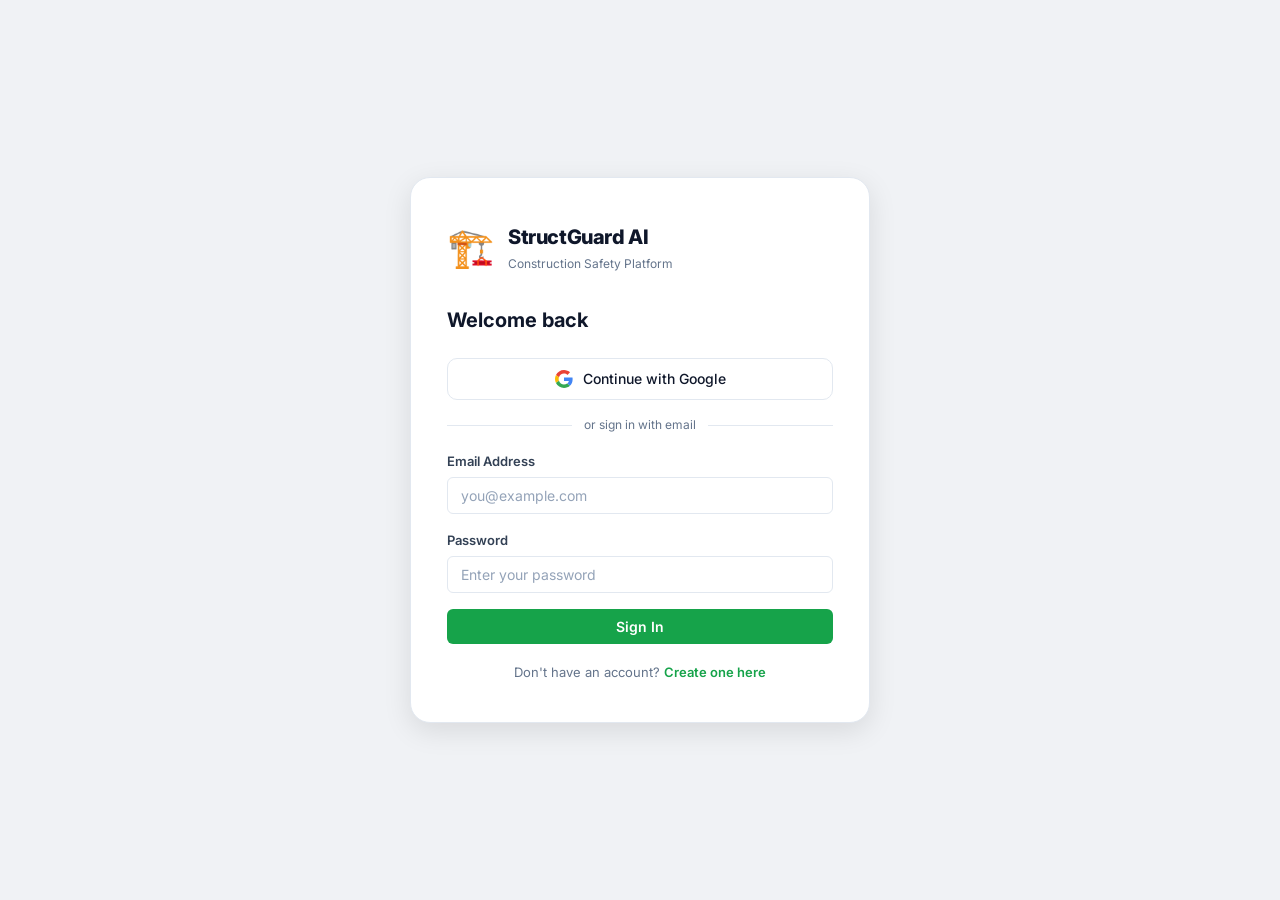
<file: frontend/index.html>
<!DOCTYPE html>
<html lang="en" data-theme="light">
<head>
  <meta charset="UTF-8">
  <meta name="viewport" content="width=device-width, initial-scale=1.0">
  <title>StructGuard AI — Construction Safety Platform</title>
  <link rel="icon" href="data:image/svg+xml,<svg xmlns='http://www.w3.org/2000/svg' viewBox='0 0 100 100'><text y='.9em' font-size='90'>🏗️</text></svg>">
  <link rel="stylesheet" href="css/style.css">
</head>
<body>

<!-- ============================================================ -->
<!-- LOGIN PAGE                                                    -->
<!-- ============================================================ -->
<section id="page-login" class="page auth-page">
  <div class="auth-card">

    <div class="auth-logo">
      <span style="font-size:38px">&#x1F3D7;&#xFE0F;</span>
      <div>
        <div class="auth-brand">StructGuard AI</div>
        <div class="auth-tagline">Construction Safety Platform</div>
      </div>
    </div>

    <h2 class="auth-title">Welcome back</h2>
    <div id="login-error" class="alert alert-error" style="display:none"></div>

    <!-- Google Sign-In -->
    <button class="btn-google" onclick="authForms.googleLogin()">
      <svg width="18" height="18" viewBox="0 0 48 48" style="flex-shrink:0">
        <path fill="#EA4335" d="M24 9.5c3.54 0 6.71 1.22 9.21 3.6l6.85-6.85C35.9 2.38 30.47 0 24 0 14.62 0 6.51 5.38 2.56 13.22l7.98 6.19C12.43 13.72 17.74 9.5 24 9.5z"/>
        <path fill="#4285F4" d="M46.98 24.55c0-1.57-.15-3.09-.38-4.55H24v9.02h12.94c-.58 2.96-2.26 5.48-4.78 7.18l7.73 6c4.51-4.18 7.09-10.36 7.09-17.65z"/>
        <path fill="#FBBC05" d="M10.53 28.59c-.48-1.45-.76-2.99-.76-4.59s.27-3.14.76-4.59l-7.98-6.19C.92 16.46 0 20.12 0 24c0 3.88.92 7.54 2.56 10.78l7.97-6.19z"/>
        <path fill="#34A853" d="M24 48c6.48 0 11.93-2.13 15.89-5.81l-7.73-6c-2.15 1.45-4.92 2.3-8.16 2.3-6.26 0-11.57-4.22-13.47-9.91l-7.98 6.19C6.51 42.62 14.62 48 24 48z"/>
      </svg>
      Continue with Google
    </button>

    <div class="auth-divider">or sign in with email</div>

    <div class="form-group">
      <label class="form-label" for="login-email">Email Address</label>
      <input class="form-input" type="email" id="login-email"
             placeholder="you@example.com" autocomplete="email">
    </div>
    <div class="form-group">
      <label class="form-label" for="login-password">Password</label>
      <input class="form-input" type="password" id="login-password"
             placeholder="Enter your password" autocomplete="current-password">
    </div>

    <button class="btn btn-primary btn-full" id="login-btn" onclick="authForms.login()">
      Sign In
    </button>

    <p class="auth-switch">
      Don't have an account?
      <a href="#" onclick="router.navigate('register'); return false;">Create one here</a>
    </p>

    <!-- Hidden dev helper — no visible UI, fillDemo() still works in console -->
    <div id="demo-box" style="display:none" aria-hidden="true"></div>

  </div>
</section>

<!-- REGISTER PAGE                                                 -->
<!-- ============================================================ -->
<section id="page-register" class="page auth-page">
  <div class="auth-card" style="max-width:520px">

    <div class="auth-logo">
      <span style="font-size:38px">🏗️</span>
      <div>
        <div class="auth-brand">StructGuard AI</div>
        <div class="auth-tagline">Construction Safety Platform</div>
      </div>
    </div>

    <h2 class="auth-title">Create your account</h2>
    <div id="register-error"   class="alert alert-error"   style="display:none"></div>
    <div id="register-success" class="alert alert-success" style="display:none"></div>

    <div class="form-row">
      <div class="form-group">
        <label class="form-label" for="reg-name">Full Name *</label>
        <input class="form-input" type="text" id="reg-name" placeholder="Emeka Okafor">
      </div>
      <div class="form-group">
        <label class="form-label" for="reg-email">Email Address *</label>
        <input class="form-input" type="email" id="reg-email" placeholder="emeka@example.com">
      </div>
    </div>

    <div class="form-group">
      <label class="form-label" for="reg-role">Role *</label>
      <select class="form-input" id="reg-role">
        <option value="">— Select your role —</option>
        <option value="supervisor">Site Supervisor / Foreman</option>
        <option value="developer">Developer / Building Owner</option>
        <option value="inspector">Regulatory Inspector</option>
        <option value="agency_admin">Agency Administrator</option>
      </select>
    </div>

    <div class="form-row">
      <div class="form-group">
        <label class="form-label" for="reg-phone">Phone</label>
        <input class="form-input" type="tel" id="reg-phone" placeholder="+234 801 234 5678">
      </div>
      <div class="form-group">
        <label class="form-label" for="reg-state">State</label>
        <select class="form-input" id="reg-state">
          <option value="Lagos">Lagos</option>
          <option value="Abuja">Abuja (FCT)</option>
          <option value="Rivers">Rivers</option>
          <option value="Kano">Kano</option>
          <option value="Oyo">Oyo</option>
          <option value="Enugu">Enugu</option>
          <option value="Anambra">Anambra</option>
          <option value="Delta">Delta</option>
          <option value="Other">Other</option>
        </select>
      </div>
    </div>

    <div class="form-group">
      <label class="form-label" for="reg-org">Organisation / Company</label>
      <input class="form-input" type="text" id="reg-org" placeholder="e.g. Nwosu Properties Ltd">
    </div>

    <div class="form-row">
      <div class="form-group">
        <label class="form-label" for="reg-password">Password *</label>
        <input class="form-input" type="password" id="reg-password" placeholder="Min 8 chars, 1 number">
      </div>
      <div class="form-group">
        <label class="form-label" for="reg-confirm">Confirm Password *</label>
        <input class="form-input" type="password" id="reg-confirm" placeholder="Repeat password">
      </div>
    </div>

    <button class="btn btn-primary btn-full" onclick="authForms.register()">
      Create Account
    </button>
    <p class="auth-switch" style="margin-top:16px">
      Already have an account?
      <a href="#" onclick="router.navigate('login'); return false;">Sign in</a>
    </p>

  </div>
</section>

<!-- ============================================================ -->
<!-- APP SHELL — visible after login                              -->
<!-- ============================================================ -->
<div id="app-shell" style="display:none" class="app-shell">

  <!-- SIDEBAR -->
  <aside class="sidebar" id="sidebar">
    <div class="sidebar-header">
      <span style="font-size:26px">🏗️</span>
      <div>
        <div class="sidebar-logo-text">StructGuard AI</div>
        <div class="sidebar-logo-sub">Safety Platform</div>
      </div>
      <button class="sidebar-close-btn" onclick="ui.toggleSidebar()" aria-label="Close menu">✕</button>
    </div>

    <div class="sidebar-user" id="sidebar-user">
      <div class="sidebar-avatar" id="sidebar-avatar">?</div>
      <div>
        <div class="sidebar-user-name" id="sidebar-user-name">Loading...</div>
        <div class="sidebar-user-role" id="sidebar-user-role">—</div>
      </div>
    </div>

    <nav class="sidebar-nav" id="sidebar-nav" aria-label="Main navigation"></nav>

    <div class="sidebar-footer">
      <button class="theme-toggle" onclick="ui.toggleTheme()">
        <span id="theme-icon">🌙</span>
        <span id="theme-label">Dark Mode</span>
      </button>
      <button class="btn-logout" onclick="auth.logout()">Sign Out</button>
    </div>
  </aside>

  <div class="sidebar-overlay" id="sidebar-overlay" onclick="ui.toggleSidebar()"></div>

  <!-- MAIN AREA -->
  <div class="main-wrap">

    <header class="topbar">
      <div class="topbar-left">
        <button class="topbar-hamburger" onclick="ui.toggleSidebar()" aria-label="Open menu">☰</button>
        <h1 class="topbar-title" id="topbar-title">Dashboard</h1>
      </div>
      <div class="topbar-right">
        <span class="topbar-role-badge" id="topbar-role-badge"></span>
        <button class="topbar-icon-btn" onclick="ui.toggleTheme()"
                id="topbar-theme-btn" title="Toggle theme" aria-label="Toggle theme">🌙</button>
        <div class="topbar-avatar" id="topbar-avatar"
             onclick="router.navigate('profile')" title="My Profile" role="button" tabindex="0"></div>
      </div>
    </header>

    <main class="content" id="main-content">

      <section id="page-dashboard" class="page">
        <div id="dashboard-content" class="page-inner">
          <div class="loading-state"><div class="spinner"></div><span>Loading dashboard...</span></div>
        </div>
      </section>

      <section id="page-projects" class="page">
        <div id="projects-content" class="page-inner">
          <div class="loading-state"><div class="spinner"></div><span>Loading projects...</span></div>
        </div>
      </section>

      <section id="page-new-project" class="page">
        <div class="page-inner">
          <div class="section-header">
            <div>
              <div class="section-title">🏗️ Register New Project</div>
              <div class="section-sub">Add a new construction site to StructGuard AI</div>
            </div>
            <button class="btn btn-ghost btn-sm" onclick="router.navigate('projects')">← Back</button>
          </div>
          <div class="card" style="max-width:700px">
            <div class="card-body">
              <div id="new-project-error" class="alert alert-error" style="display:none"></div>

              <div class="form-section-label">Site Information</div>
              <div class="form-row">
                <div class="form-group">
                  <label class="form-label" for="np-name">Project Name *</label>
                  <input class="form-input" type="text" id="np-name"
                         placeholder="e.g. Surulere 4-Storey Residential">
                </div>
                <div class="form-group">
                  <label class="form-label" for="np-type">Building Type *</label>
                  <select class="form-input" id="np-type">
                    <option value="residential">Residential</option>
                    <option value="commercial">Commercial</option>
                    <option value="industrial">Industrial</option>
                    <option value="mixed">Mixed Use</option>
                  </select>
                </div>
              </div>

              <div class="form-group">
                <label class="form-label" for="np-address">Site Address *</label>
                <input class="form-input" type="text" id="np-address"
                       placeholder="e.g. 12 Benson Street, Surulere, Lagos">
              </div>

              <div class="form-row form-row-3">
                <div class="form-group">
                  <label class="form-label" for="np-state">State</label>
                  <select class="form-input" id="np-state">
                    <option value="Lagos">Lagos</option>
                    <option value="Abuja">Abuja (FCT)</option>
                    <option value="Rivers">Rivers</option>
                    <option value="Kano">Kano</option>
                    <option value="Oyo">Oyo</option>
                    <option value="Enugu">Enugu</option>
                    <option value="Anambra">Anambra</option>
                    <option value="Delta">Delta</option>
                    <option value="Other">Other</option>
                  </select>
                </div>
                <div class="form-group">
                  <label class="form-label" for="np-lga">LGA</label>
                  <input class="form-input" type="text" id="np-lga" placeholder="e.g. Surulere">
                </div>
                <div class="form-group">
                  <label class="form-label" for="np-floors">Floors *</label>
                  <input class="form-input" type="number" id="np-floors" value="1" min="1" max="50">
                </div>
              </div>

              <div class="form-section-label">Permit &amp; Compliance</div>
              <div class="form-row">
                <div class="form-group">
                  <label class="form-label" for="np-permit">LASBCA Permit Reference</label>
                  <input class="form-input" type="text" id="np-permit"
                         placeholder="e.g. LASBCA/2026/00423">
                </div>
                <div class="form-group">
                  <label class="form-label" for="np-desc">Description</label>
                  <input class="form-input" type="text" id="np-desc"
                         placeholder="Brief project description">
                </div>
              </div>

              <div class="form-row">
                <div class="form-group">
                  <label class="form-label" for="np-start">Start Date</label>
                  <input class="form-input" type="date" id="np-start">
                </div>
                <div class="form-group">
                  <label class="form-label" for="np-end">Expected Completion</label>
                  <input class="form-input" type="date" id="np-end">
                </div>
              </div>

              <div class="form-section-label">GPS Location (Optional)</div>
              <div class="form-row">
                <div class="form-group">
                  <label class="form-label" for="np-lat">Latitude</label>
                  <input class="form-input" type="text" id="np-lat" placeholder="e.g. 6.5244">
                </div>
                <div class="form-group">
                  <label class="form-label" for="np-lng">Longitude</label>
                  <input class="form-input" type="text" id="np-lng" placeholder="e.g. 3.3792">
                </div>
              </div>
              <button class="btn btn-ghost btn-sm" style="margin-bottom:20px"
                      onclick="projectForms.getGPS()">📍 Auto-detect My Location</button>

              <div style="display:flex;gap:12px">
                <button class="btn btn-primary" onclick="projectForms.create()">Register Project</button>
                <button class="btn btn-ghost" onclick="router.navigate('projects')">Cancel</button>
              </div>
            </div>
          </div>
        </div>
      </section>

      <section id="page-submit" class="page">
        <div id="submit-content" class="page-inner">
          <div class="loading-state"><div class="spinner"></div><span>Loading...</span></div>
        </div>
      </section>

      <section id="page-result" class="page">
        <div id="result-content" class="page-inner"></div>
      </section>

      <section id="page-inspect" class="page">
        <div id="inspect-content" class="page-inner">
          <div class="loading-state"><div class="spinner"></div><span>Loading queue...</span></div>
        </div>
      </section>

      <section id="page-analytics" class="page">
        <div id="analytics-content" class="page-inner">
          <div class="loading-state"><div class="spinner"></div><span>Loading analytics...</span></div>
        </div>
      </section>

      <section id="page-users" class="page">
        <div id="users-content" class="page-inner">
          <div class="loading-state"><div class="spinner"></div><span>Loading users...</span></div>
        </div>
      </section>

      <section id="page-profile" class="page">
        <div id="profile-content" class="page-inner">
          <div class="loading-state"><div class="spinner"></div><span>Loading profile...</span></div>
        </div>
      </section>

    </main>
  </div><!-- /main-wrap -->
</div><!-- /app-shell -->

<div id="toast-container" class="toast-container"></div>

<script src="js/app.js"></script>
<script src="js/pages.js"></script>

<script>
"use strict";

/* ============================================================
   AUTH FORMS
   Teaching note: These handle login and register submissions.
   They call the backend API, get a JWT back, store it, then
   navigate to the dashboard. The backend decides what role the
   user has — the frontend just reads and displays it.
============================================================ */
const authForms = {

  /* Called by demo buttons — fills the form fields only.
     Password comes from memory (set by boot), not from HTML. */
  fillDemo(email) {
    document.getElementById("login-email").value    = email;
    document.getElementById("login-password").value = window.__DEV_PW || "";
    document.getElementById("login-btn").focus();
  },

  async googleLogin() {
    /* Step 1: Ask our backend for the Google authorisation URL */
    const res = await api.get("/auth/google");
    if (!res.ok) {
      const el = document.getElementById("login-error");
      el.textContent   = res.data?.error || "Google sign-in is not configured yet.";
      el.style.display = "flex";
      return;
    }
    /* Step 2: Redirect to Google — user picks their account there */
    window.location.href = res.data.url;
  },

  async login() {
    const btn     = document.getElementById("login-btn");
    const errorEl = document.getElementById("login-error");
    const email   = document.getElementById("login-email").value.trim();
    const pass    = document.getElementById("login-password").value;

    errorEl.style.display = "none";

    if (!email || !pass) {
      errorEl.textContent   = "Please enter your email and password.";
      errorEl.style.display = "flex";
      return;
    }

    btn.disabled    = true;
    btn.textContent = "Signing in…";

    const res = await api.post("/auth/login", { email, password: pass });

    btn.disabled    = false;
    btn.textContent = "Sign In";

    if (res.ok) {
      /* Save tokens to localStorage, build the shell UI, go to dashboard */
      auth.save(res.data.access_token, res.data.refresh_token, res.data.user);
      ui.initShell(res.data.user);
      router.navigate("dashboard");
    } else {
      errorEl.textContent   = res.data?.error || "Login failed. Please check your credentials.";
      errorEl.style.display = "flex";
    }
  },

  googleLogin() {
    /* Redirect to backend which redirects to Google.
       After Google login, backend redirects back to index.html#oauth=... */
    window.location.href = "http://localhost:5000/api/auth/google";
  },

  /* Handle Google OAuth callback — reads token from URL fragment */
  async handleOAuthCallback() {
    const hash = window.location.hash;
    if (!hash.startsWith("#oauth=")) return false;
    try {
      const encoded = hash.slice(7);  // remove "#oauth="
      const decoded = JSON.parse(atob(encoded.replace(/-/g,"+").replace(/_/g,"/")));
      if (decoded.access_token) {
        auth.save(decoded.access_token, decoded.refresh_token, decoded.user);
        ui.initShell(decoded.user);
        window.location.hash = "";  // clean URL
        router.navigate("dashboard");
        return true;
      }
    } catch(e) { console.error("OAuth callback error", e); }
    return false;
  },

  async register() {
    const errorEl   = document.getElementById("register-error");
    const successEl = document.getElementById("register-success");
    errorEl.style.display = successEl.style.display = "none";

    const name    = document.getElementById("reg-name").value.trim();
    const email   = document.getElementById("reg-email").value.trim();
    const role    = document.getElementById("reg-role").value;
    const phone   = document.getElementById("reg-phone").value.trim();
    const state   = document.getElementById("reg-state").value;
    const org     = document.getElementById("reg-org").value.trim();
    const pass    = document.getElementById("reg-password").value;
    const confirm = document.getElementById("reg-confirm").value;

    if (!name || !email || !role || !pass) {
      errorEl.textContent   = "Please fill in all required fields (marked with *).";
      errorEl.style.display = "flex";
      return;
    }
    if (pass !== confirm) {
      errorEl.textContent   = "Passwords do not match.";
      errorEl.style.display = "flex";
      return;
    }

    const res = await api.post("/auth/register", {
      name, email, role, phone, state, organisation: org, password: pass
    });

    if (res.ok) {
      auth.save(res.data.access_token, res.data.refresh_token, res.data.user);
      ui.initShell(res.data.user);
      router.navigate("dashboard");
    } else {
      errorEl.textContent   = res.data?.error || "Registration failed. Please try again.";
      errorEl.style.display = "flex";
    }
  }
};

/* ============================================================
   PROJECT FORMS
============================================================ */
const projectForms = {
  async create() {
    const errorEl = document.getElementById("new-project-error");
    errorEl.style.display = "none";

    const name    = document.getElementById("np-name").value.trim();
    const address = document.getElementById("np-address").value.trim();
    const type    = document.getElementById("np-type").value;
    const floors  = parseInt(document.getElementById("np-floors").value, 10);

    if (!name || !address || !type) {
      errorEl.textContent   = "Project name, address, and building type are required.";
      errorEl.style.display = "flex";
      return;
    }

    const res = await api.post("/projects", {
      name, address,
      building_type: type, floors,
      state:        document.getElementById("np-state").value,
      lga:          document.getElementById("np-lga").value.trim(),
      permit_ref:   document.getElementById("np-permit").value.trim(),
      description:  document.getElementById("np-desc").value.trim(),
      start_date:   document.getElementById("np-start").value || null,
      expected_end: document.getElementById("np-end").value   || null,
      latitude:     document.getElementById("np-lat").value.trim() || null,
      longitude:    document.getElementById("np-lng").value.trim() || null,
    });

    if (res.ok) {
      toast.success(`✅ Project "${res.data.project.sgid}" registered!`);
      router.navigate("projects");
    } else {
      errorEl.textContent   = res.data?.error || "Failed to register project.";
      errorEl.style.display = "flex";
    }
  },

  getGPS() {
    if (!navigator.geolocation) { toast.warning("Geolocation not supported."); return; }
    toast.info("📍 Getting your location…");
    navigator.geolocation.getCurrentPosition(
      pos => {
        document.getElementById("np-lat").value = pos.coords.latitude.toFixed(6);
        document.getElementById("np-lng").value = pos.coords.longitude.toFixed(6);
        toast.success("Location captured!");
      },
      () => toast.error("Could not get location. Enter manually.")
    );
  }
};

/* ============================================================
   UI HELPERS
   Teaching note: ui.initShell() is called once after login.
   It populates the sidebar with the user's name/role and
   builds the nav links based on what their role allows.
   The backend already decided the role — we just display it.
============================================================ */
const ui = {
  toggleTheme() {
    const html     = document.documentElement;
    const isDark   = html.getAttribute("data-theme") === "dark";
    const next     = isDark ? "light" : "dark";
    html.setAttribute("data-theme", next);
    localStorage.setItem("sg_theme", next);
    const icon  = next === "dark" ? "☀️" : "🌙";
    const label = next === "dark" ? "Light Mode" : "Dark Mode";
    ["theme-icon","topbar-theme-btn"].forEach(id => {
      const el = document.getElementById(id);
      if (el) el.textContent = icon;
    });
    const lbl = document.getElementById("theme-label");
    if (lbl) lbl.textContent = label;
  },

  toggleSidebar() {
    const sidebar = document.getElementById("sidebar");
    const overlay = document.getElementById("sidebar-overlay");
    const open    = sidebar.classList.toggle("sidebar-open");
    overlay.style.display = open ? "block" : "none";
    document.body.style.overflow = open ? "hidden" : "";
  },

  initShell(user) {
    /* Show the app shell, hide all auth pages */
    document.getElementById("app-shell").style.display = "flex";
    document.querySelectorAll(".auth-page").forEach(p => {
      p.style.display = "none";
    });

    /* Fill in user details in sidebar and topbar */
    const initials = (user.name || "?").split(" ").map(w => w[0]).join("").slice(0,2).toUpperCase();
    const els = {
      "sidebar-avatar":    initials,
      "sidebar-user-name": user.name,
      "sidebar-user-role": roles.label(user.role),
      "topbar-avatar":     initials,
    };
    Object.entries(els).forEach(([id, val]) => {
      const el = document.getElementById(id);
      if (el) el.textContent = val;
    });

    /* Role badge colour per role — purely cosmetic */
    const badge   = document.getElementById("topbar-role-badge");
    const colours = {
      supervisor:  ["#dbeafe","#1d4ed8"],
      developer:   ["#ede9fe","#6d28d9"],
      inspector:   ["#fef3c7","#92400e"],
      agency_admin:["#fce7f3","#9d174d"],
    };
    const [bg, fg] = colours[user.role] || ["#f1f5f9","#475569"];
    if (badge) {
      badge.style.background = bg;
      badge.style.color      = fg;
      badge.textContent      = roles.label(user.role);
    }

    /* Build nav items appropriate for this role */
    this.buildNav(user);

    /* Restore saved theme */
    const saved  = localStorage.getItem("sg_theme") || "light";
    document.documentElement.setAttribute("data-theme", saved);
    const isDark = saved === "dark";
    const icon   = isDark ? "☀️" : "🌙";
    ["theme-icon","topbar-theme-btn"].forEach(id => {
      const el = document.getElementById(id);
      if (el) el.textContent = icon;
    });
    const lbl = document.getElementById("theme-label");
    if (lbl) lbl.textContent = isDark ? "Light Mode" : "Dark Mode";
  },

  buildNav(user) {
    const nav = document.getElementById("sidebar-nav");
    if (!nav) return;
    nav.innerHTML = roles.navItems(user).map(item => `
      <button class="nav-item" data-page="${item.id}"
              onclick="router.navigate('${item.id}')"
              aria-label="${item.label}">
        <span class="nav-icon">${item.icon}</span>
        <span class="nav-label">${item.label}</span>
      </button>
    `).join("");
  }
};

/* ============================================================
   BOOT SCRIPT
   Runs immediately when the page loads.
   1. Restore theme
   2. Show demo box only on localhost (never in production)
   3. If a saved JWT token exists, try to restore the session
   4. Otherwise show the login page
============================================================ */
(async function boot() {
  /* ── Step 0: Handle Google OAuth redirect ──
     If Google redirected back here with #oauth=..., handle it first */
  if (await authForms.handleOAuthCallback()) return;

  /* ── Step 1: Restore theme (no flash of wrong colour) ── */
  const saved = localStorage.getItem("sg_theme") || "light";
  document.documentElement.setAttribute("data-theme", saved);

  /* ── Step 2: IMMEDIATELY hide all pages and show login ──
     This runs synchronously before ANY fetch call.
     It means even if the fetch below fails (e.g. no internet),
     the user still sees a clean login screen, not a jumble of pages. */
  document.querySelectorAll(".page").forEach(p => p.style.display = "none");
  router.show("login");   // ← always show login first, fast and synchronous

  /* ── Step 2b: Handle Google OAuth errors in URL ── */
  const _urlP = new URLSearchParams(window.location.search);
  const _oErr = _urlP.get("error");
  if (_oErr) {
    const _msgs = {
      google_not_configured: "Google Sign-In is not configured yet. Please use email/password.",
      google_denied:         "Google sign-in was cancelled.",
      google_failed:         "Google sign-in failed. Please try again or use email/password.",
      account_deactivated:   "Your account has been deactivated. Contact your admin.",
    };
    const errEl = document.getElementById("login-error");
    if (errEl) { errEl.textContent = _msgs[_oErr] || "Sign-in error. Please try again."; errEl.style.display = "flex"; }
    window.history.replaceState({}, "", window.location.pathname);
  }

  /* ── Step 3: Store dev password in memory on localhost only ──
     No demo UI shown — credentials only available via browser console
     for developer testing: authForms.fillDemo('admin@demo.com') */
  const onLocalhost = ["localhost","127.0.0.1","0.0.0.0",""].includes(location.hostname);
  if (onLocalhost) {
    window.__DEV_PW = atob("RGVtbzEyMzQh"); // "Demo1234!" — in memory only
  }

  /* ── Step 4: If a saved token exists, try to restore the session ──
     This is async — it happens after login is already showing.
     If it succeeds, the user is taken straight to dashboard (no login needed).
     If it fails, they stay on the login screen. */
  if (auth.isLoggedIn()) {
    const res = await api.get("/auth/me");
    if (res.ok) {
      const user = res.data.user;
      auth.save(auth.getToken(), localStorage.getItem(CONFIG.REFRESH_KEY), user);
      ui.initShell(user);
      router.navigate("dashboard");
    } else {
      /* Token expired — clear storage, stay on login */
      auth.clearSession();
    }
  }
})();
</script>

</body>
</html>
</file>
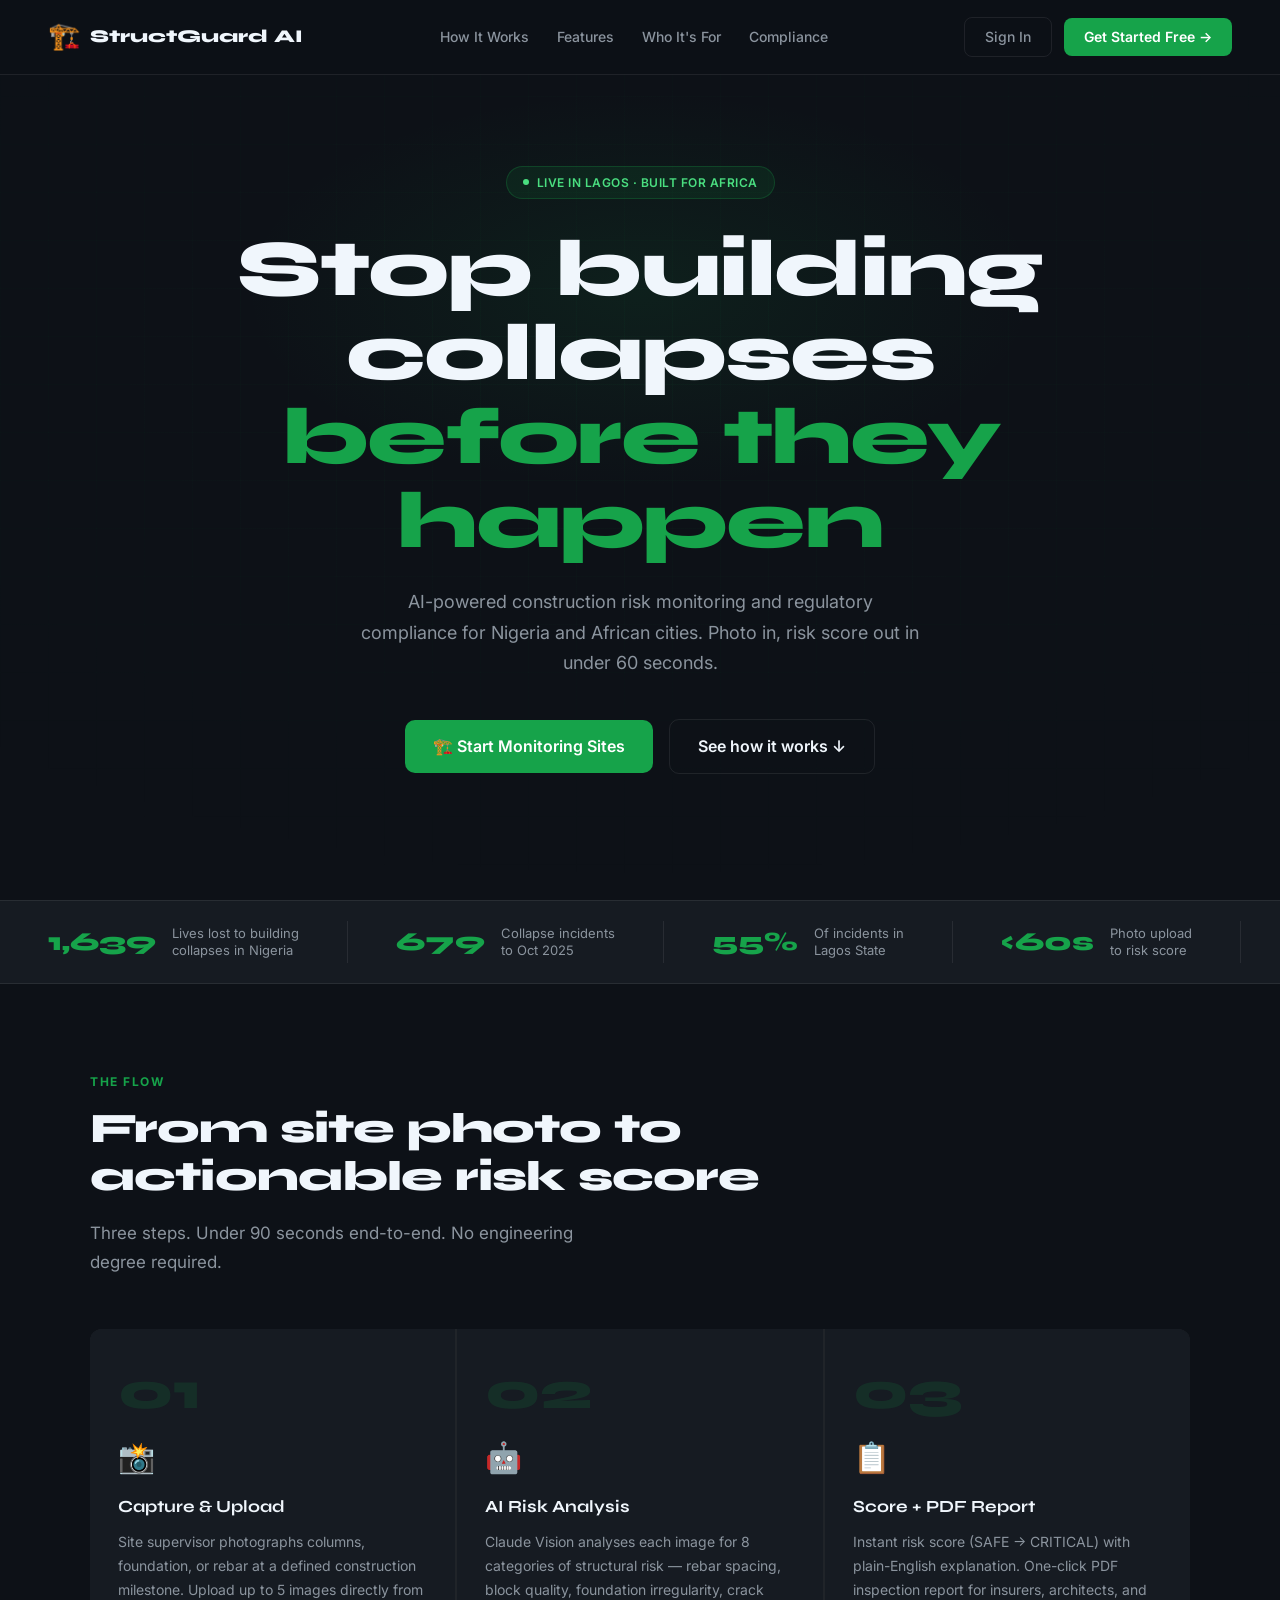
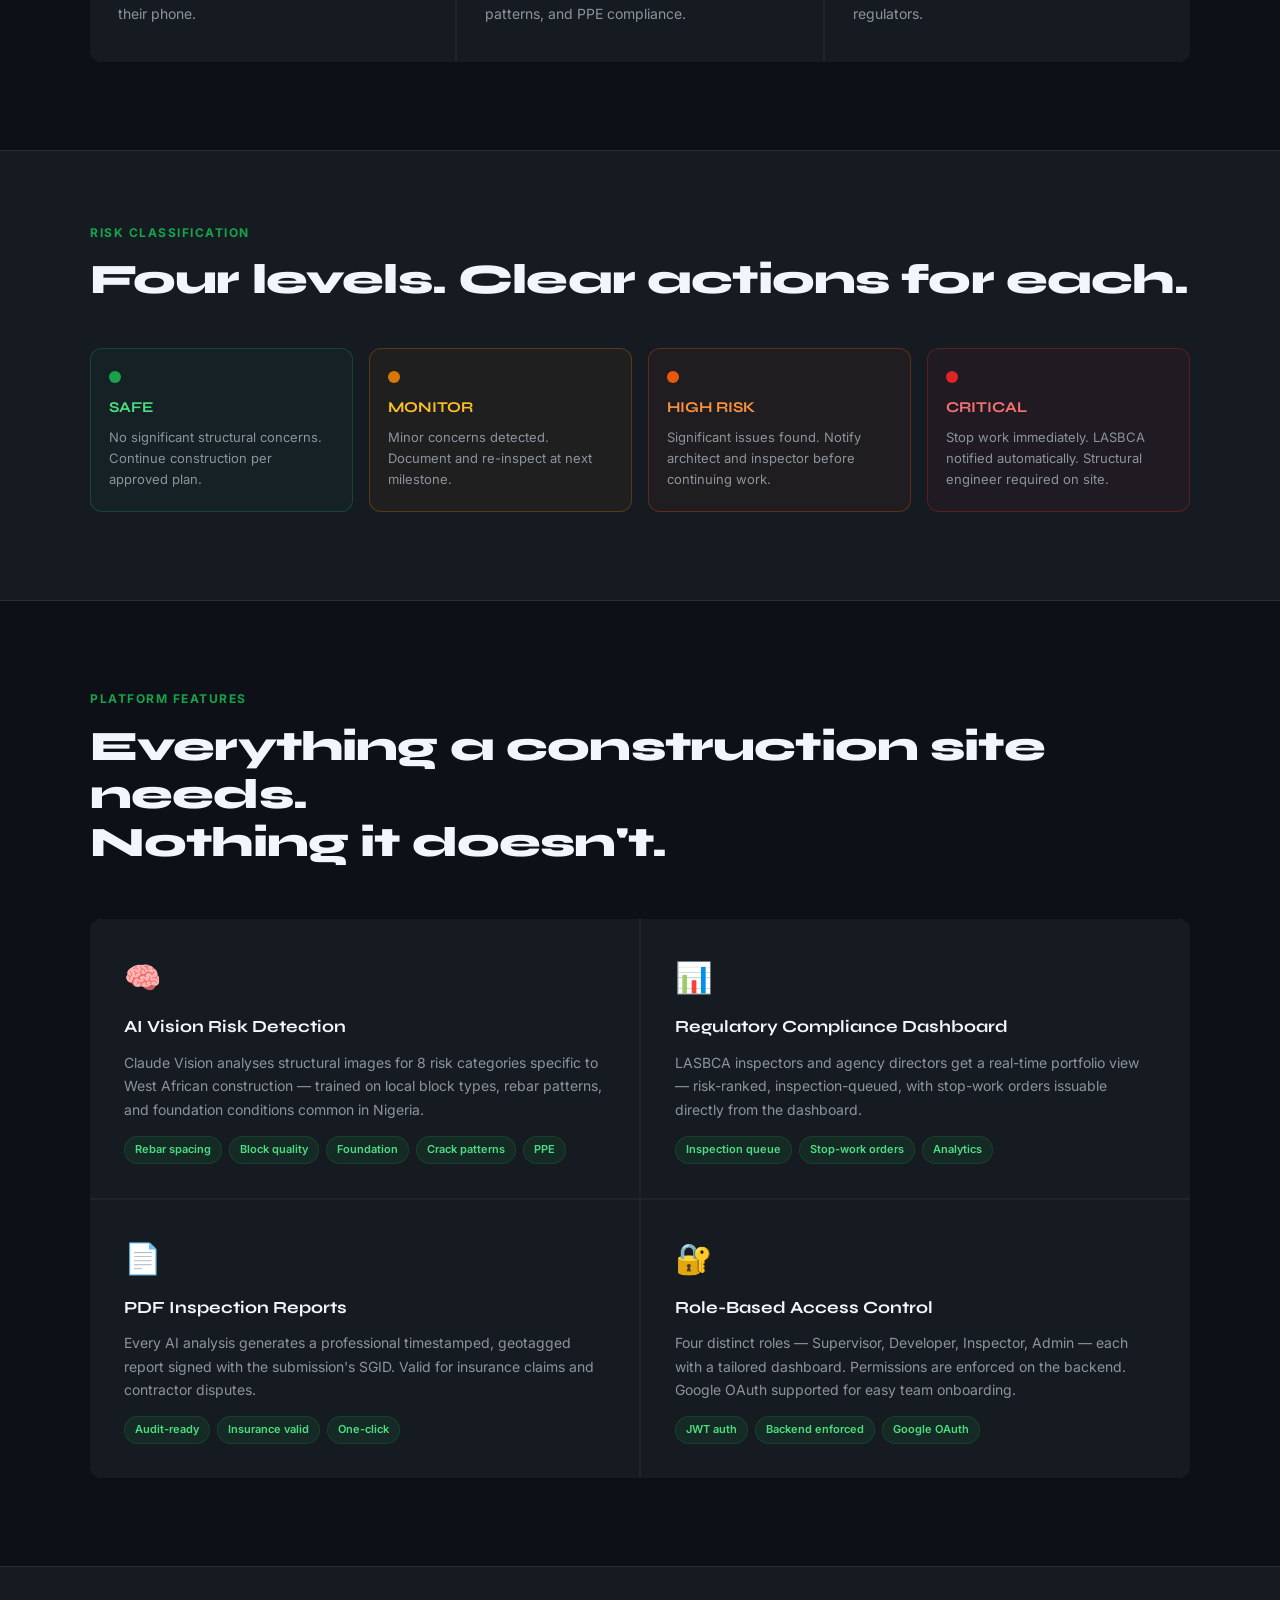
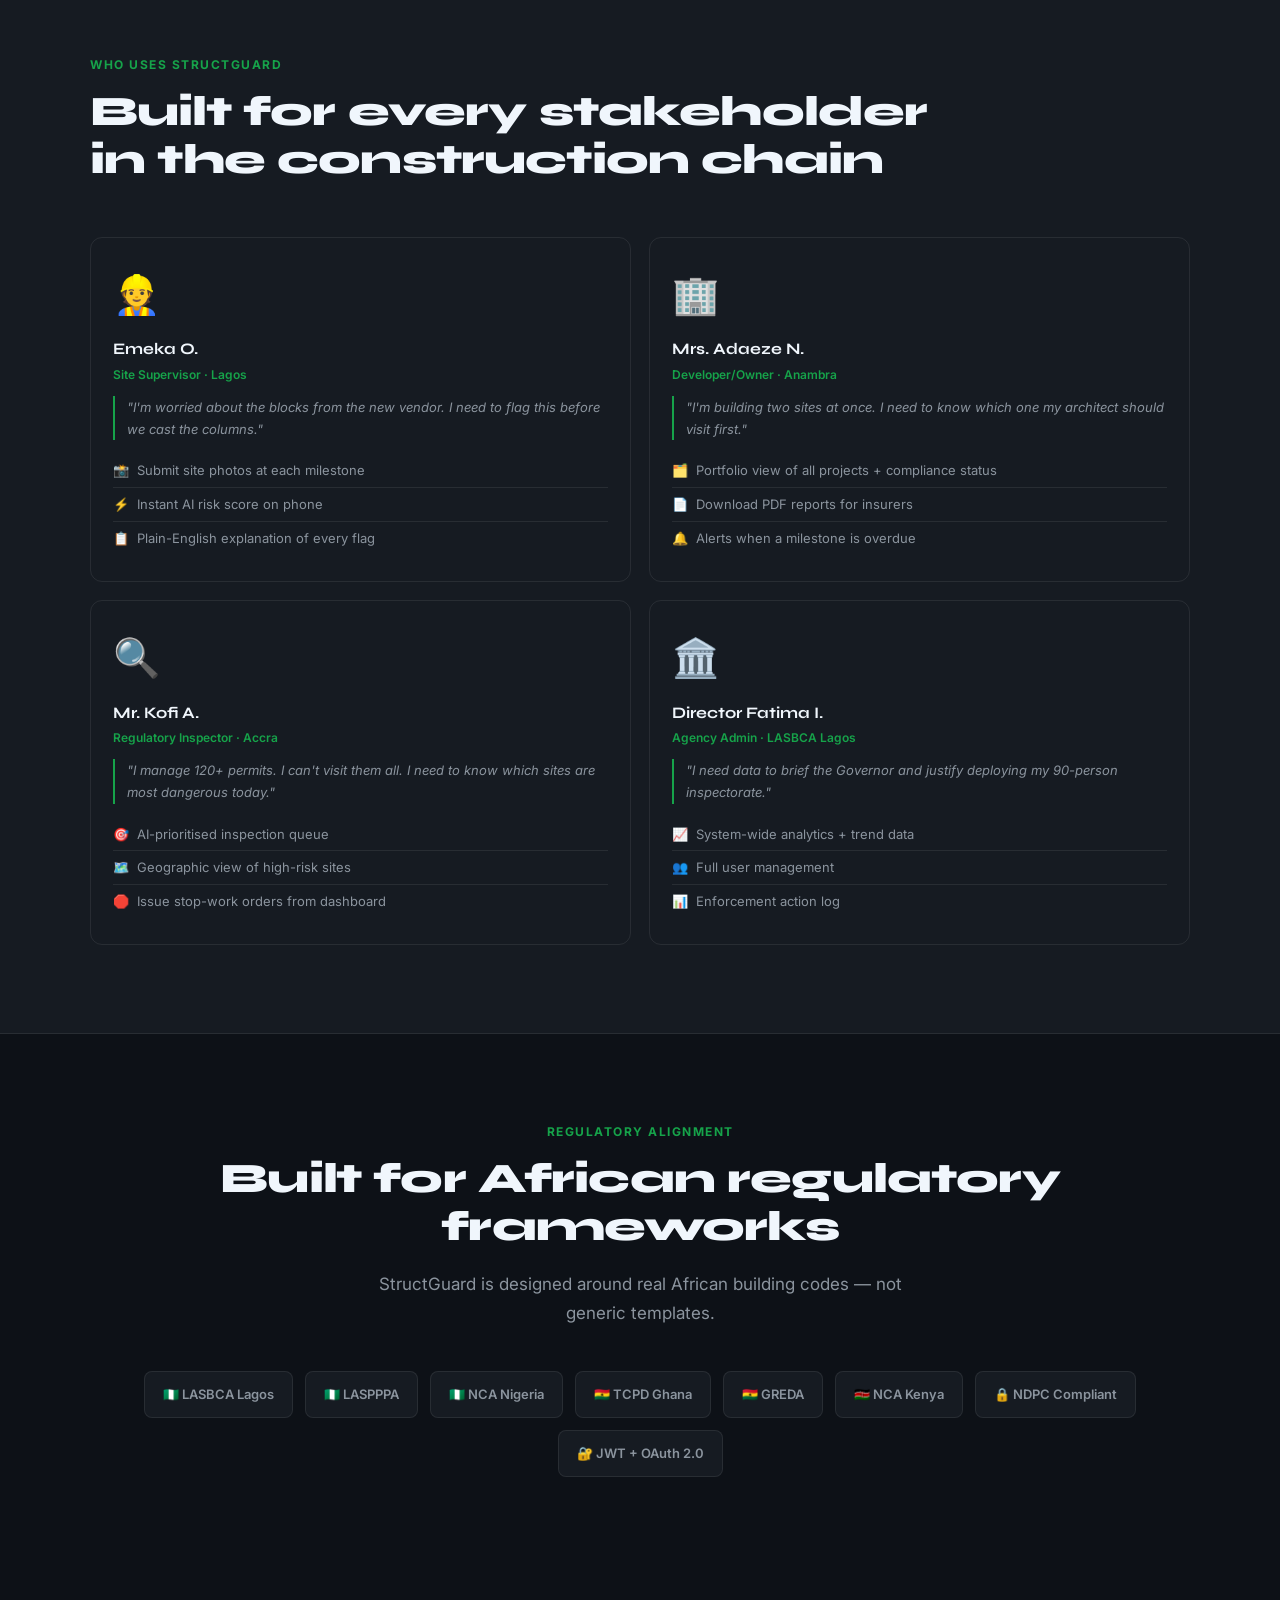
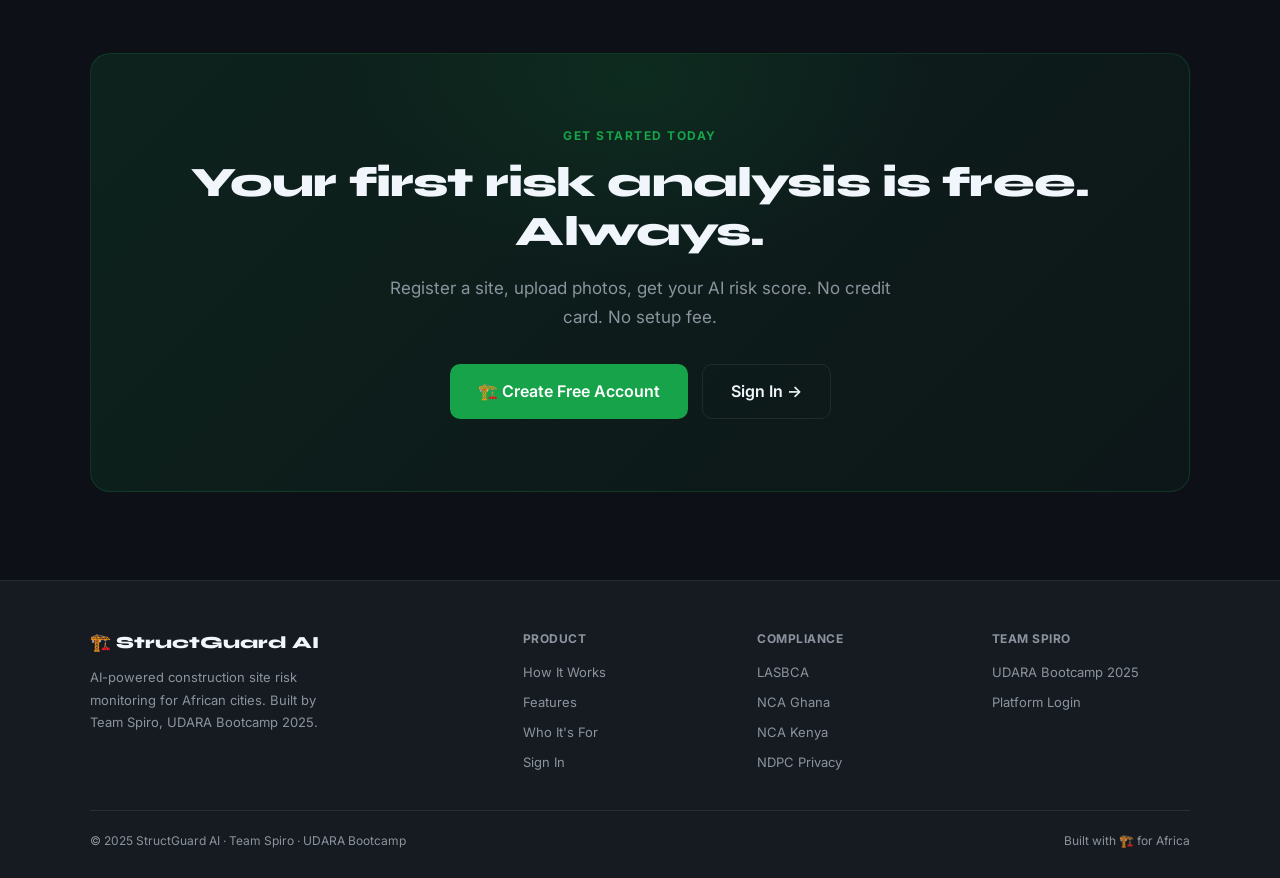
<file: frontend/landing.html>
<!DOCTYPE html>
<html lang="en">
<head>
  <meta charset="UTF-8">
  <meta name="viewport" content="width=device-width, initial-scale=1.0">
  <title>StructGuard AI — Stop Building Collapses Before They Happen</title>
  <meta name="description" content="AI-powered construction site risk monitoring and regulatory compliance for Nigeria and African cities.">
  <link rel="icon" href="data:image/svg+xml,<svg xmlns='http://www.w3.org/2000/svg' viewBox='0 0 100 100'><text y='.9em' font-size='90'>🏗️</text></svg>">
  <link href="https://fonts.googleapis.com/css2?family=Syne:wght@400;700;800&family=Inter:wght@400;500;600&display=swap" rel="stylesheet">
  <style>
    *,*::before,*::after{box-sizing:border-box;margin:0;padding:0}
    :root{
      --brand:#16a34a;--brand-dark:#15803d;
      --amber:#d97706;--red:#dc2626;
      --navy:#0d1117;--navy-2:#161b22;
      --text:#f0f6fc;--text-2:#8b949e;
      --border:rgba(255,255,255,.08);
      --r:12px;
    }
    html{scroll-behavior:smooth}
    body{font-family:'Inter',sans-serif;background:var(--navy);color:var(--text);line-height:1.6;overflow-x:hidden}

    /* NAV */
    nav{position:fixed;top:0;left:0;right:0;z-index:100;display:flex;align-items:center;justify-content:space-between;padding:16px 48px;background:rgba(13,17,23,.88);backdrop-filter:blur(12px);border-bottom:1px solid var(--border)}
    .nav-logo{display:flex;align-items:center;gap:10px;font-family:'Syne',sans-serif;font-weight:800;font-size:18px;color:var(--text);text-decoration:none}
    .nav-logo span{font-size:26px}
    .nav-links{display:flex;align-items:center;gap:28px;list-style:none}
    .nav-links a{color:var(--text-2);text-decoration:none;font-size:14px;font-weight:500;transition:color .2s}
    .nav-links a:hover{color:var(--text)}
    .nav-cta{display:flex;align-items:center;gap:12px}
    .btn-ghost-sm{padding:8px 20px;border:1px solid var(--border);border-radius:8px;color:var(--text-2);background:none;font-size:14px;font-weight:500;cursor:pointer;text-decoration:none;transition:all .2s}
    .btn-ghost-sm:hover{border-color:var(--brand);color:var(--brand)}
    .btn-primary-sm{padding:8px 20px;border-radius:8px;background:var(--brand);color:#fff;border:none;font-size:14px;font-weight:600;cursor:pointer;text-decoration:none;transition:background .2s}
    .btn-primary-sm:hover{background:var(--brand-dark)}

    /* HERO */
    .hero{min-height:100vh;display:flex;flex-direction:column;align-items:center;justify-content:center;text-align:center;padding:120px 24px 80px;position:relative;overflow:hidden}
    .hero::before{content:"";position:absolute;inset:0;background-image:linear-gradient(rgba(22,163,74,.04) 1px,transparent 1px),linear-gradient(90deg,rgba(22,163,74,.04) 1px,transparent 1px);background-size:48px 48px;mask-image:radial-gradient(ellipse 80% 60% at 50% 40%,black,transparent)}
    .hero::after{content:"";position:absolute;top:10%;left:50%;transform:translateX(-50%);width:800px;height:400px;background:radial-gradient(ellipse,rgba(22,163,74,.1),transparent 70%);pointer-events:none}
    .eyebrow{display:inline-flex;align-items:center;gap:8px;background:rgba(22,163,74,.1);border:1px solid rgba(22,163,74,.25);border-radius:100px;padding:6px 16px;font-size:12px;font-weight:600;color:#4ade80;letter-spacing:.5px;text-transform:uppercase;margin-bottom:28px;position:relative;z-index:1}
    .eyebrow .dot{width:6px;height:6px;border-radius:50%;background:#4ade80;animation:pulse 2s infinite}
    @keyframes pulse{0%,100%{opacity:1;transform:scale(1)}50%{opacity:.5;transform:scale(.8)}}
    .hero-h1{font-family:'Syne',sans-serif;font-size:clamp(42px,7vw,80px);font-weight:800;line-height:1.05;letter-spacing:-.02em;max-width:900px;position:relative;z-index:1;margin-bottom:24px}
    .hero-h1 .acc{color:var(--brand)}
    .hero-sub{font-size:18px;color:var(--text-2);max-width:560px;margin-bottom:40px;position:relative;z-index:1;line-height:1.7}
    .hero-btns{display:flex;align-items:center;gap:16px;position:relative;z-index:1;flex-wrap:wrap;justify-content:center}
    .btn-lg{display:inline-flex;align-items:center;gap:8px;padding:14px 28px;border-radius:10px;font-size:16px;font-weight:600;cursor:pointer;text-decoration:none;transition:all .2s}
    .btn-lg.green{background:var(--brand);color:#fff;border:none}
    .btn-lg.green:hover{background:var(--brand-dark);box-shadow:0 0 32px rgba(22,163,74,.35);transform:translateY(-1px)}
    .btn-lg.outline{background:none;color:var(--text);border:1px solid var(--border)}
    .btn-lg.outline:hover{border-color:rgba(255,255,255,.3)}

    /* TICKER */
    .ticker{width:100%;background:var(--navy-2);border-top:1px solid var(--border);border-bottom:1px solid var(--border);padding:20px 0;overflow:hidden}
    .ticker-inner{display:flex;white-space:nowrap;animation:scroll 28s linear infinite}
    @keyframes scroll{from{transform:translateX(0)}to{transform:translateX(-50%)}}
    .t-item{display:inline-flex;align-items:center;padding:0 48px;border-right:1px solid var(--border);gap:16px}
    .t-num{font-family:'Syne',sans-serif;font-size:26px;font-weight:800;color:var(--brand)}
    .t-txt{font-size:13px;color:var(--text-2);line-height:1.3}

    /* CONTAINERS & SECTIONS */
    .sec{padding:88px 24px}
    .con{max-width:1100px;margin:0 auto}
    .sec-label{font-size:12px;font-weight:700;letter-spacing:1.5px;text-transform:uppercase;color:var(--brand);margin-bottom:14px}
    .sec-h2{font-family:'Syne',sans-serif;font-weight:800;font-size:clamp(28px,4vw,42px);line-height:1.15;letter-spacing:-.02em;margin-bottom:18px}
    .sec-sub{font-size:17px;color:var(--text-2);max-width:540px;line-height:1.7}

    /* HOW IT WORKS */
    .steps{display:grid;grid-template-columns:repeat(3,1fr);gap:2px;background:var(--border);border-radius:var(--r);overflow:hidden;margin-top:52px}
    .step{background:var(--navy-2);padding:36px 28px}
    .step-n{font-family:'Syne',sans-serif;font-size:52px;font-weight:800;color:rgba(22,163,74,.15);line-height:1;margin-bottom:16px}
    .step-icon{font-size:30px;margin-bottom:12px}
    .step h3{font-family:'Syne',sans-serif;font-weight:700;font-size:17px;margin-bottom:10px}
    .step p{font-size:14px;color:var(--text-2);line-height:1.7}

    /* RISK LEVELS */
    .risks{display:grid;grid-template-columns:repeat(4,1fr);gap:16px;margin-top:44px}
    .risk-c{border-radius:var(--r);padding:22px 18px;border:1px solid var(--border);transition:transform .2s}
    .risk-c:hover{transform:translateY(-4px)}
    .risk-dot{width:12px;height:12px;border-radius:50%;margin-bottom:12px}
    .risk-c h3{font-family:'Syne',sans-serif;font-weight:700;font-size:15px;margin-bottom:8px}
    .risk-c p{font-size:13px;color:var(--text-2);line-height:1.6}

    /* FEATURES */
    .feats{display:grid;grid-template-columns:repeat(2,1fr);gap:2px;background:var(--border);border-radius:var(--r);overflow:hidden;margin-top:52px}
    .feat{background:var(--navy-2);padding:34px}
    .feat-icon{font-size:30px;margin-bottom:12px}
    .feat h3{font-family:'Syne',sans-serif;font-weight:700;font-size:17px;margin-bottom:10px}
    .feat p{font-size:14px;color:var(--text-2);line-height:1.7}
    .tags{display:flex;flex-wrap:wrap;gap:7px;margin-top:14px}
    .tag{font-size:11px;font-weight:600;padding:4px 10px;background:rgba(22,163,74,.1);border:1px solid rgba(22,163,74,.2);border-radius:20px;color:#4ade80}

    /* ROLES */
    .roles{display:grid;grid-template-columns:repeat(2,1fr);gap:18px;margin-top:52px}
    .role-c{border:1px solid var(--border);border-radius:var(--r);padding:26px 22px;transition:border-color .2s}
    .role-c:hover{border-color:var(--brand)}
    .role-ava{font-size:38px;margin-bottom:12px}
    .role-c h3{font-family:'Syne',sans-serif;font-weight:700;font-size:16px;margin-bottom:3px}
    .role-title-sm{font-size:12px;color:var(--brand);font-weight:600;margin-bottom:12px}
    .role-c blockquote{font-size:13px;color:var(--text-2);line-height:1.7;font-style:italic;border-left:2px solid var(--brand);padding-left:12px;margin-bottom:14px}
    .role-feats{list-style:none}
    .role-feats li{font-size:13px;color:var(--text-2);padding:6px 0;border-bottom:1px solid var(--border);display:flex;gap:8px}
    .role-feats li:last-child{border-bottom:none}

    /* COMPLIANCE */
    .badges{display:flex;flex-wrap:wrap;gap:12px;justify-content:center;margin-top:44px}
    .badge-c{display:flex;align-items:center;gap:10px;background:var(--navy-2);border:1px solid var(--border);border-radius:8px;padding:12px 18px;font-size:13px;font-weight:600;color:var(--text-2)}

    /* CTA */
    .cta-box{background:linear-gradient(135deg,rgba(22,163,74,.12),rgba(22,163,74,.04));border:1px solid rgba(22,163,74,.2);border-radius:20px;padding:72px 48px;text-align:center;position:relative;overflow:hidden}
    .cta-box::before{content:"";position:absolute;top:-40%;left:50%;transform:translateX(-50%);width:600px;height:400px;background:radial-gradient(ellipse,rgba(22,163,74,.1),transparent 70%)}
    .cta-box .sec-h2,.cta-box .sec-sub{position:relative;z-index:1}
    .cta-box .sec-sub{margin:14px auto 32px}
    .cta-btns{display:flex;gap:14px;justify-content:center;flex-wrap:wrap;position:relative;z-index:1}

    /* FOOTER */
    footer{background:var(--navy-2);border-top:1px solid var(--border);padding:48px 24px 28px}
    .footer-grid{max-width:1100px;margin:0 auto;display:grid;grid-template-columns:2fr 1fr 1fr 1fr;gap:36px}
    .footer-brand{font-family:'Syne',sans-serif;font-size:17px;font-weight:800;margin-bottom:10px}
    .footer-desc{font-size:13px;color:var(--text-2);line-height:1.7;max-width:240px}
    .footer-col h4{font-size:12px;font-weight:700;margin-bottom:14px;color:var(--text-2);text-transform:uppercase;letter-spacing:.5px}
    .footer-col a{display:block;font-size:13px;color:var(--text-2);text-decoration:none;margin-bottom:9px;transition:color .2s}
    .footer-col a:hover{color:var(--text)}
    .footer-bottom{max-width:1100px;margin:28px auto 0;padding-top:20px;border-top:1px solid var(--border);display:flex;justify-content:space-between;font-size:12px;color:var(--text-2)}

    /* BG SECTIONS */
    .bg-alt{background:var(--navy-2);border-top:1px solid var(--border);border-bottom:1px solid var(--border)}

    @media(max-width:768px){
      nav{padding:14px 20px}
      .nav-links{display:none}
      .steps,.feats,.roles{grid-template-columns:1fr}
      .risks{grid-template-columns:1fr 1fr}
      .footer-grid{grid-template-columns:1fr 1fr}
      .cta-box{padding:44px 22px}
      .hero-h1{font-size:38px}
    }
  </style>
</head>
<body>

<nav>
  <a href="landing.html" class="nav-logo"><span>🏗️</span> StructGuard AI</a>
  <ul class="nav-links">
    <li><a href="#how">How It Works</a></li>
    <li><a href="#features">Features</a></li>
    <li><a href="#roles">Who It's For</a></li>
    <li><a href="#compliance">Compliance</a></li>
  </ul>
  <div class="nav-cta">
    <a href="index.html" class="btn-ghost-sm">Sign In</a>
    <a href="index.html" class="btn-primary-sm">Get Started Free →</a>
  </div>
</nav>

<!-- HERO -->
<section class="hero">
  <div class="eyebrow"><div class="dot"></div>Live in Lagos · Built for Africa</div>
  <h1 class="hero-h1">Stop building collapses<br><span class="acc">before they happen</span></h1>
  <p class="hero-sub">AI-powered construction risk monitoring and regulatory compliance for Nigeria and African cities. Photo in, risk score out in under 60 seconds.</p>
  <div class="hero-btns">
    <a href="index.html" class="btn-lg green">🏗️ Start Monitoring Sites</a>
    <a href="#how" class="btn-lg outline">See how it works ↓</a>
  </div>
</section>

<!-- TICKER -->
<div class="ticker">
  <div class="ticker-inner">
    <div class="t-item"><div class="t-num">1,639</div><div class="t-txt">Lives lost to building<br>collapses in Nigeria</div></div>
    <div class="t-item"><div class="t-num">679</div><div class="t-txt">Collapse incidents<br>to Oct 2025</div></div>
    <div class="t-item"><div class="t-num">55%</div><div class="t-txt">Of incidents in<br>Lagos State</div></div>
    <div class="t-item"><div class="t-num">&lt;60s</div><div class="t-txt">Photo upload<br>to risk score</div></div>
    <div class="t-item"><div class="t-num">8</div><div class="t-txt">Risk categories<br>detected by AI</div></div>
    <div class="t-item"><div class="t-num">4</div><div class="t-txt">Role-specific<br>dashboards</div></div>
    <!-- duplicate for seamless loop -->
    <div class="t-item"><div class="t-num">1,639</div><div class="t-txt">Lives lost to building<br>collapses in Nigeria</div></div>
    <div class="t-item"><div class="t-num">679</div><div class="t-txt">Collapse incidents<br>to Oct 2025</div></div>
    <div class="t-item"><div class="t-num">55%</div><div class="t-txt">Of incidents in<br>Lagos State</div></div>
    <div class="t-item"><div class="t-num">&lt;60s</div><div class="t-txt">Photo upload<br>to risk score</div></div>
    <div class="t-item"><div class="t-num">8</div><div class="t-txt">Risk categories<br>detected by AI</div></div>
    <div class="t-item"><div class="t-num">4</div><div class="t-txt">Role-specific<br>dashboards</div></div>
  </div>
</div>

<!-- HOW IT WORKS -->
<section class="sec" id="how">
  <div class="con">
    <div class="sec-label">The Flow</div>
    <h2 class="sec-h2">From site photo to<br>actionable risk score</h2>
    <p class="sec-sub">Three steps. Under 90 seconds end-to-end. No engineering degree required.</p>
    <div class="steps">
      <div class="step">
        <div class="step-n">01</div>
        <div class="step-icon">📸</div>
        <h3>Capture & Upload</h3>
        <p>Site supervisor photographs columns, foundation, or rebar at a defined construction milestone. Upload up to 5 images directly from their phone.</p>
      </div>
      <div class="step">
        <div class="step-n">02</div>
        <div class="step-icon">🤖</div>
        <h3>AI Risk Analysis</h3>
        <p>Claude Vision analyses each image for 8 categories of structural risk — rebar spacing, block quality, foundation irregularity, crack patterns, and PPE compliance.</p>
      </div>
      <div class="step">
        <div class="step-n">03</div>
        <div class="step-icon">📋</div>
        <h3>Score + PDF Report</h3>
        <p>Instant risk score (SAFE → CRITICAL) with plain-English explanation. One-click PDF inspection report for insurers, architects, and regulators.</p>
      </div>
    </div>
  </div>
</section>

<!-- RISK LEVELS -->
<section class="sec bg-alt" style="padding-top:72px">
  <div class="con">
    <div class="sec-label">Risk Classification</div>
    <h2 class="sec-h2">Four levels. Clear actions for each.</h2>
    <div class="risks">
      <div class="risk-c" style="border-color:rgba(22,163,74,.3);background:rgba(22,163,74,.05)">
        <div class="risk-dot" style="background:#16a34a"></div>
        <h3 style="color:#4ade80">SAFE</h3>
        <p>No significant structural concerns. Continue construction per approved plan.</p>
      </div>
      <div class="risk-c" style="border-color:rgba(217,119,6,.3);background:rgba(217,119,6,.05)">
        <div class="risk-dot" style="background:#d97706"></div>
        <h3 style="color:#fbbf24">MONITOR</h3>
        <p>Minor concerns detected. Document and re-inspect at next milestone.</p>
      </div>
      <div class="risk-c" style="border-color:rgba(234,88,12,.3);background:rgba(234,88,12,.05)">
        <div class="risk-dot" style="background:#ea580c"></div>
        <h3 style="color:#fb923c">HIGH RISK</h3>
        <p>Significant issues found. Notify architect and inspector before continuing work.</p>
      </div>
      <div class="risk-c" style="border-color:rgba(220,38,38,.3);background:rgba(220,38,38,.05)">
        <div class="risk-dot" style="background:#dc2626"></div>
        <h3 style="color:#f87171">CRITICAL</h3>
        <p>Stop work immediately. LASBCA notified automatically. Structural engineer required on site.</p>
      </div>
    </div>
  </div>
</section>

<!-- FEATURES -->
<section class="sec" id="features">
  <div class="con">
    <div class="sec-label">Platform Features</div>
    <h2 class="sec-h2">Everything a construction site needs.<br>Nothing it doesn't.</h2>
    <div class="feats">
      <div class="feat">
        <div class="feat-icon">🧠</div>
        <h3>AI Vision Risk Detection</h3>
        <p>Claude Vision analyses structural images for 8 risk categories specific to West African construction — trained on local block types, rebar patterns, and foundation conditions common in Nigeria.</p>
        <div class="tags">
          <span class="tag">Rebar spacing</span><span class="tag">Block quality</span>
          <span class="tag">Foundation</span><span class="tag">Crack patterns</span><span class="tag">PPE</span>
        </div>
      </div>
      <div class="feat">
        <div class="feat-icon">📊</div>
        <h3>Regulatory Compliance Dashboard</h3>
        <p>LASBCA inspectors and agency directors get a real-time portfolio view — risk-ranked, inspection-queued, with stop-work orders issuable directly from the dashboard.</p>
        <div class="tags">
          <span class="tag">Inspection queue</span><span class="tag">Stop-work orders</span><span class="tag">Analytics</span>
        </div>
      </div>
      <div class="feat">
        <div class="feat-icon">📄</div>
        <h3>PDF Inspection Reports</h3>
        <p>Every AI analysis generates a professional timestamped, geotagged report signed with the submission's SGID. Valid for insurance claims and contractor disputes.</p>
        <div class="tags">
          <span class="tag">Audit-ready</span><span class="tag">Insurance valid</span><span class="tag">One-click</span>
        </div>
      </div>
      <div class="feat">
        <div class="feat-icon">🔐</div>
        <h3>Role-Based Access Control</h3>
        <p>Four distinct roles — Supervisor, Developer, Inspector, Admin — each with a tailored dashboard. Permissions are enforced on the backend. Google OAuth supported for easy team onboarding.</p>
        <div class="tags">
          <span class="tag">JWT auth</span><span class="tag">Backend enforced</span><span class="tag">Google OAuth</span>
        </div>
      </div>
    </div>
  </div>
</section>

<!-- ROLES -->
<section class="sec bg-alt" id="roles">
  <div class="con">
    <div class="sec-label">Who Uses StructGuard</div>
    <h2 class="sec-h2">Built for every stakeholder<br>in the construction chain</h2>
    <div class="roles">
      <div class="role-c">
        <div class="role-ava">👷</div>
        <h3>Emeka O.</h3>
        <div class="role-title-sm">Site Supervisor · Lagos</div>
        <blockquote>"I'm worried about the blocks from the new vendor. I need to flag this before we cast the columns."</blockquote>
        <ul class="role-feats">
          <li><span>📸</span> Submit site photos at each milestone</li>
          <li><span>⚡</span> Instant AI risk score on phone</li>
          <li><span>📋</span> Plain-English explanation of every flag</li>
        </ul>
      </div>
      <div class="role-c">
        <div class="role-ava">🏢</div>
        <h3>Mrs. Adaeze N.</h3>
        <div class="role-title-sm">Developer/Owner · Anambra</div>
        <blockquote>"I'm building two sites at once. I need to know which one my architect should visit first."</blockquote>
        <ul class="role-feats">
          <li><span>🗂️</span> Portfolio view of all projects + compliance status</li>
          <li><span>📄</span> Download PDF reports for insurers</li>
          <li><span>🔔</span> Alerts when a milestone is overdue</li>
        </ul>
      </div>
      <div class="role-c">
        <div class="role-ava">🔍</div>
        <h3>Mr. Kofi A.</h3>
        <div class="role-title-sm">Regulatory Inspector · Accra</div>
        <blockquote>"I manage 120+ permits. I can't visit them all. I need to know which sites are most dangerous today."</blockquote>
        <ul class="role-feats">
          <li><span>🎯</span> AI-prioritised inspection queue</li>
          <li><span>🗺️</span> Geographic view of high-risk sites</li>
          <li><span>🛑</span> Issue stop-work orders from dashboard</li>
        </ul>
      </div>
      <div class="role-c">
        <div class="role-ava">🏛️</div>
        <h3>Director Fatima I.</h3>
        <div class="role-title-sm">Agency Admin · LASBCA Lagos</div>
        <blockquote>"I need data to brief the Governor and justify deploying my 90-person inspectorate."</blockquote>
        <ul class="role-feats">
          <li><span>📈</span> System-wide analytics + trend data</li>
          <li><span>👥</span> Full user management</li>
          <li><span>📊</span> Enforcement action log</li>
        </ul>
      </div>
    </div>
  </div>
</section>

<!-- COMPLIANCE -->
<section class="sec" id="compliance" style="text-align:center">
  <div class="con">
    <div class="sec-label">Regulatory Alignment</div>
    <h2 class="sec-h2">Built for African regulatory frameworks</h2>
    <p class="sec-sub" style="margin:0 auto">StructGuard is designed around real African building codes — not generic templates.</p>
    <div class="badges">
      <div class="badge-c">🇳🇬 LASBCA Lagos</div>
      <div class="badge-c">🇳🇬 LASPPPA</div>
      <div class="badge-c">🇳🇬 NCA Nigeria</div>
      <div class="badge-c">🇬🇭 TCPD Ghana</div>
      <div class="badge-c">🇬🇭 GREDA</div>
      <div class="badge-c">🇰🇪 NCA Kenya</div>
      <div class="badge-c">🔒 NDPC Compliant</div>
      <div class="badge-c">🔐 JWT + OAuth 2.0</div>
    </div>
  </div>
</section>

<!-- CTA -->
<section class="sec">
  <div class="con">
    <div class="cta-box">
      <div class="sec-label">Get Started Today</div>
      <h2 class="sec-h2">Your first risk analysis is free. Always.</h2>
      <p class="sec-sub">Register a site, upload photos, get your AI risk score. No credit card. No setup fee.</p>
      <div class="cta-btns">
        <a href="index.html" class="btn-lg green">🏗️ Create Free Account</a>
        <a href="index.html" class="btn-lg outline">Sign In →</a>
      </div>
    </div>
  </div>
</section>

<!-- FOOTER -->
<footer>
  <div class="footer-grid">
    <div>
      <div class="footer-brand">🏗️ StructGuard AI</div>
      <div class="footer-desc">AI-powered construction site risk monitoring for African cities. Built by Team Spiro, UDARA Bootcamp 2025.</div>
    </div>
    <div class="footer-col">
      <h4>Product</h4>
      <a href="#how">How It Works</a>
      <a href="#features">Features</a>
      <a href="#roles">Who It's For</a>
      <a href="index.html">Sign In</a>
    </div>
    <div class="footer-col">
      <h4>Compliance</h4>
      <a href="#compliance">LASBCA</a>
      <a href="#compliance">NCA Ghana</a>
      <a href="#compliance">NCA Kenya</a>
      <a href="#compliance">NDPC Privacy</a>
    </div>
    <div class="footer-col">
      <h4>Team Spiro</h4>
      <a href="#">UDARA Bootcamp 2025</a>
      <a href="index.html">Platform Login</a>
    </div>
  </div>
  <div class="footer-bottom">
    <span>© 2025 StructGuard AI · Team Spiro · UDARA Bootcamp</span>
    <span>Built with 🏗️ for Africa</span>
  </div>
</footer>

</body>
</html>
</file>
<file: frontend/css/style.css>
/* ================================================================
   StructGuard AI — Design System
   Construction Safety · Nigerian Regulatory Compliance
   ================================================================
   Colour palette inspired by safety signage:
     Primary green  → safety/clear
     Amber          → monitor/caution  
     Red            → critical/stop-work
     Deep navy sidebar → authority, regulatory gravity
================================================================ */

@import url('https://fonts.googleapis.com/css2?family=Inter:ital,wght@0,300;0,400;0,500;0,600;0,700;0,800;1,400&display=swap');

/* ── Light mode tokens ───────────────────────────────────────── */
:root {
  /* ── Brand (safety green) ── */
  --brand:        #16a34a;
  --brand-dark:   #15803d;
  --brand-light:  #dcfce7;
  --brand-accent: #4ade80;

  /* ── Sidebar (deep construction navy) ── */
  --sidebar-bg:          #0d1117;
  --sidebar-hover:       #161b22;
  --sidebar-active:      rgba(22,163,74,.15);
  --sidebar-active-bar:  #16a34a;
  --sidebar-border:      rgba(255,255,255,.06);
  --sidebar-text:        #8b949e;
  --sidebar-text-active: #ffffff;
  --sidebar-width:       256px;

  /* ── Page backgrounds ── */
  --bg:        #f0f2f5;
  --surface:   #ffffff;
  --surface-2: #f8fafc;
  --surface-3: #f1f5f9;

  /* ── Topbar ── */
  --topbar-bg:     #ffffff;
  --topbar-border: #e2e8f0;

  /* ── Typography ── */
  --text:   #0f172a;
  --text-2: #334155;
  --text-3: #64748b;
  --text-4: #94a3b8;

  /* ── Borders ── */
  --border:   #e2e8f0;
  --border-2: #cbd5e1;

  /* ── Risk levels ── */
  --safe:     #16a34a; --safe-bg:    #f0fdf4; --safe-text:    #166534;
  --monitor:  #d97706; --monitor-bg: #fffbeb; --monitor-text: #92400e;
  --high:     #ea580c; --high-bg:    #fff7ed; --high-text:    #9a3412;
  --critical: #dc2626; --critical-bg:#fef2f2; --critical-text:#991b1b;

  /* ── Feedback ── */
  --success: #16a34a;
  --warning: #d97706;
  --error:   #dc2626;
  --info:    #2563eb;

  --shadow-xs: 0 1px 2px rgba(0,0,0,.04);
  --shadow-sm: 0 1px 3px rgba(0,0,0,.06), 0 1px 2px rgba(0,0,0,.04);
  --shadow-md: 0 4px 12px rgba(0,0,0,.08);
  --shadow-lg: 0 8px 28px rgba(0,0,0,.10);

  --topbar-h:  60px;
  --r-sm:  6px;
  --r-md:  10px;
  --r-lg:  16px;
  --r-xl:  20px;
  --ease:  all .18s ease;
/* ── Aliases — map pages.js variable names to design tokens ── */
  --brand-primary:  var(--brand);
  --brand-hover:    var(--brand-dark);
  --text-primary:   var(--text);
  --text-secondary: var(--text-2);
  --text-muted:     var(--text-3);
  --bg-app:         var(--bg);
  --bg-surface:     var(--surface);
  --bg-surface-2:   var(--surface-2);
  --bg-surface-3:   var(--surface-3);
  --radius-sm:      var(--r-sm);
  --radius-md:      var(--r-md);
  --radius-lg:      var(--r-lg);
  --radius-xl:      var(--r-xl);
  --shadow-card:    var(--shadow-md);
  --risk-safe:      var(--safe);
  --risk-monitor:   var(--monitor);
  --risk-high:      var(--high);
  --risk-critical:  var(--critical);
  --risk-safe-bg:   var(--safe-bg);
  --risk-monitor-bg:var(--monitor-bg);
  --risk-high-bg:   var(--high-bg);
  --risk-critical-bg:var(--critical-bg);
}

/* ── Dark mode tokens ────────────────────────────────────────── */
[data-theme="dark"] {
  /* ── Dark page backgrounds ── */
  --bg:        #0d1117;
  --surface:   #161b22;
  --surface-2: #1c2128;
  --surface-3: #21262d;

  /* ── Dark sidebar (slightly lighter than page) ── */
  --sidebar-bg:    #010409;
  --sidebar-hover: #0d1117;

  /* ── Dark topbar ── */
  --topbar-bg:     #161b22;
  --topbar-border: #21262d;

  /* ── Dark typography ── */
  --text:   #e6edf3;
  --text-2: #c9d1d9;
  --text-3: #8b949e;
  --text-4: #6e7681;

  /* ── Dark borders ── */
  --border:   #30363d;
  --border-2: #21262d;

  /* ── Dark risk levels ── */
  --safe-bg:     #0d2818; --safe-text:    #56d364;
  --monitor-bg:  #2b1d00; --monitor-text: #f0883e;
  --high-bg:     #2b1100; --high-text:    #f0883e;
  --critical-bg: #2b0000; --critical-text:#ff7b72;

  --shadow-sm: 0 1px 3px rgba(0,0,0,.4);
  --shadow-md: 0 4px 16px rgba(0,0,0,.5);
  --shadow-lg: 0 8px 32px rgba(0,0,0,.7);
  /* Dark mode aliases */
  --brand-primary:  var(--brand);
  --text-primary:   var(--text);
  --text-secondary: var(--text-2);
  --text-muted:     var(--text-3);
  --bg-app:         var(--bg);
  --bg-surface:     var(--surface);
  --bg-surface-2:   var(--surface-2);
}

/* ── Reset ───────────────────────────────────────────────────── */
*, *::before, *::after { box-sizing: border-box; margin: 0; padding: 0; }
html { font-size: 16px; -webkit-font-smoothing: antialiased; }
body {
  font-family: 'Inter', system-ui, sans-serif;
  background: var(--bg);
  color: var(--text);
  line-height: 1.55;
  min-height: 100vh;
  transition: background .2s ease, color .2s ease;
}
button { font-family: inherit; cursor: pointer; }
input, select, textarea { font-family: inherit; }
a { color: var(--brand); }

/* ================================================================
   PAGE ROUTING — THE CRITICAL RULE
   Every .page is hidden by default.
   The router adds display:block to only the active one.
================================================================ */
.page { display: none; }  /* router sets inline style to show active page */

/* ================================================================
   AUTH PAGES
================================================================ */
.auth-page {
  /* display is controlled by JS router — do NOT set display here */
  min-height: 100vh;
  align-items: center;
  justify-content: center;
  background: var(--bg);
  padding: 24px 16px;
}
/* When router shows an auth page it sets display:flex */
.auth-page.page-active { display: flex; }
.auth-card {
  background: var(--surface);
  border-radius: var(--r-xl);
  box-shadow: var(--shadow-lg);
  width: 100%;
  max-width: 460px;
  padding: 40px 36px;
  border: 1px solid var(--border);
}
.auth-logo {
  display: flex; align-items: center; gap: 14px; margin-bottom: 28px;
}
.auth-brand {
  font-size: 20px; font-weight: 800; color: var(--text); letter-spacing: -.4px;
}
.auth-tagline { font-size: 12px; color: var(--text-3); margin-top: 2px; }
.auth-title   { font-size: 20px; font-weight: 700; color: var(--text); margin-bottom: 22px; }
.auth-switch  { font-size: 13px; color: var(--text-3); text-align: center; margin-top: 18px; }
.auth-switch a { color: var(--brand); font-weight: 600; text-decoration: none; }
.auth-switch a:hover { text-decoration: underline; }

/* Demo box — only visible on localhost via JS */
.demo-box {
  margin-top: 24px;
  border: 1px dashed var(--border-2);
  border-radius: var(--r-md);
  padding: 16px;
  background: var(--surface-2);
}
.demo-box-title {
  font-size: 11px; font-weight: 700; text-transform: uppercase;
  letter-spacing: .5px; color: var(--text-3); margin-bottom: 12px;
}
.demo-grid { display: grid; grid-template-columns: repeat(4,1fr); gap: 8px; }
.demo-btn {
  display: flex; flex-direction: column; align-items: center; gap: 4px;
  padding: 10px 4px; background: var(--surface);
  border: 1px solid var(--border); border-radius: var(--r-sm);
  cursor: pointer; transition: var(--ease); text-align: center;
}
.demo-btn:hover { border-color: var(--brand); background: var(--brand-light); }
.demo-icon { font-size: 22px; }
.demo-role { font-size: 11px; font-weight: 700; color: var(--text); }
.demo-desc { font-size: 10px; color: var(--text-3); line-height: 1.3; }

/* ================================================================
   APP SHELL
================================================================ */
.app-shell {
  display: flex;
  min-height: 100vh;
}

/* ── Sidebar ─────────────────────────────────────────────────── */
.sidebar {
  width: var(--sidebar-width);
  background: var(--sidebar-bg);
  display: flex;
  flex-direction: column;
  position: fixed;
  top: 0; left: 0; bottom: 0;
  z-index: 200;
  transition: transform .25s ease;
  overflow: hidden;
}
.sidebar-header {
  display: flex; align-items: center; gap: 12px;
  padding: 20px 16px 16px;
  border-bottom: 1px solid var(--sidebar-border);
  flex-shrink: 0;
}
.sidebar-logo-text {
  font-size: 15px; font-weight: 800; color: #fff; letter-spacing: -.3px;
}
.sidebar-logo-sub { font-size: 10px; color: var(--sidebar-text); margin-top: 1px; }
.sidebar-close-btn {
  display: none; background: none; border: none;
  color: var(--sidebar-text); font-size: 20px;
  cursor: pointer; margin-left: auto; padding: 4px 6px;
  border-radius: var(--r-sm);
}
.sidebar-close-btn:hover { background: var(--sidebar-hover); }

.sidebar-user {
  display: flex; align-items: center; gap: 10px;
  padding: 14px 16px;
  border-bottom: 1px solid var(--sidebar-border);
  flex-shrink: 0;
}
.sidebar-avatar {
  width: 36px; height: 36px; border-radius: 50%;
  background: var(--brand); color: #fff;
  display: flex; align-items: center; justify-content: center;
  font-size: 13px; font-weight: 700; flex-shrink: 0;
}
.sidebar-user-name {
  font-size: 13px; font-weight: 600; color: #fff;
  white-space: nowrap; overflow: hidden; text-overflow: ellipsis;
}
.sidebar-user-role { font-size: 11px; color: var(--sidebar-text); margin-top: 1px; }

.sidebar-nav { flex: 1; padding: 10px 0; overflow-y: auto; }
.nav-item {
  display: flex; align-items: center; gap: 10px;
  padding: 10px 20px; width: 100%;
  background: none; border: none; border-left: 3px solid transparent;
  color: var(--sidebar-text); font-size: 13.5px; font-weight: 500;
  cursor: pointer; transition: var(--ease); text-align: left;
}
.nav-item:hover {
  background: var(--sidebar-hover);
  color: var(--sidebar-text-active);
}
.nav-item.active {
  background: var(--sidebar-active);
  color: var(--brand-accent);
  border-left-color: var(--brand);
}
.nav-icon { font-size: 16px; width: 20px; text-align: center; flex-shrink: 0; }
.nav-label { font-size: 13.5px; }

.sidebar-footer {
  padding: 12px;
  border-top: 1px solid var(--sidebar-border);
  flex-shrink: 0;
  display: flex; flex-direction: column; gap: 6px;
}
.theme-toggle {
  display: flex; align-items: center; gap: 8px;
  padding: 9px 12px; border-radius: var(--r-sm);
  background: none; border: 1px solid var(--sidebar-border);
  color: var(--sidebar-text); font-size: 13px; font-weight: 500;
  cursor: pointer; transition: var(--ease); width: 100%;
}
.theme-toggle:hover { background: var(--sidebar-hover); color: #fff; }
.btn-logout {
  display: flex; align-items: center; justify-content: center;
  padding: 9px 12px; border-radius: var(--r-sm);
  background: rgba(220,38,38,.12); border: 1px solid rgba(220,38,38,.25);
  color: #f87171; font-size: 13px; font-weight: 600;
  cursor: pointer; transition: var(--ease); width: 100%;
}
.btn-logout:hover { background: rgba(220,38,38,.22); color: #fff; }

/* Sidebar overlay (mobile) */
.sidebar-overlay {
  display: none; position: fixed; inset: 0;
  background: rgba(0,0,0,.5); z-index: 199;
}
.sidebar.sidebar-open { transform: translateX(0) !important; }

/* ── Main wrap ───────────────────────────────────────────────── */
.main-wrap {
  margin-left: var(--sidebar-width);
  flex: 1;
  display: flex;
  flex-direction: column;
  min-width: 0;
}

/* ── Topbar ──────────────────────────────────────────────────── */
.topbar {
  height: var(--topbar-h);
  background: var(--surface);
  border-bottom: 1px solid var(--border);
  display: flex; align-items: center; justify-content: space-between;
  padding: 0 24px;
  position: sticky; top: 0; z-index: 90;
}
.topbar-left  { display: flex; align-items: center; gap: 12px; }
.topbar-right { display: flex; align-items: center; gap: 10px; }
.topbar-title { font-size: 17px; font-weight: 700; color: var(--text); }
.topbar-hamburger {
  display: none; background: none; border: 1px solid var(--border);
  border-radius: var(--r-sm); padding: 6px 9px;
  font-size: 18px; cursor: pointer; color: var(--text-2);
  transition: var(--ease);
}
.topbar-hamburger:hover { background: var(--surface-2); }
.topbar-role-badge {
  font-size: 11px; font-weight: 700; padding: 4px 12px;
  border-radius: 20px; letter-spacing: .3px; white-space: nowrap;
}
.topbar-icon-btn {
  background: none; border: 1px solid var(--border);
  border-radius: var(--r-sm); padding: 7px 10px;
  font-size: 16px; cursor: pointer; color: var(--text-3);
  transition: var(--ease);
}
.topbar-icon-btn:hover { background: var(--surface-2); color: var(--text); }
.topbar-avatar {
  width: 34px; height: 34px; border-radius: 50%;
  background: var(--brand); color: #fff;
  display: flex; align-items: center; justify-content: center;
  font-size: 13px; font-weight: 700; cursor: pointer; flex-shrink: 0;
  transition: var(--ease);
}
.topbar-avatar:hover { opacity: .85; }

/* ── Content area ────────────────────────────────────────────── */
.content { flex: 1; padding: 24px 28px; overflow-y: auto; }
.page-inner { width: 100%; }

/* ================================================================
   COMMON COMPONENTS
================================================================ */

/* Cards */
.card {
  background: var(--surface);
  border: 1px solid var(--border);
  border-radius: var(--r-lg);
  box-shadow: var(--shadow-sm);
}
.card-body { padding: 24px; }
.card-header {
  padding: 18px 24px;
  border-bottom: 1px solid var(--border);
  display: flex; align-items: center; justify-content: space-between;
}
.card-title { font-size: 15px; font-weight: 700; color: var(--text); }

/* Stat grid */
.stat-grid { display: grid; grid-template-columns: repeat(4,1fr); gap: 16px; margin-bottom: 24px; }
.stat-card {
  background: var(--surface);
  border: 1px solid var(--border);
  border-radius: var(--r-lg);
  padding: 20px;
  box-shadow: var(--shadow-sm);
}
.stat-value { font-size: 28px; font-weight: 800; color: var(--text); line-height: 1; }
.stat-label { font-size: 12px; color: var(--text-3); margin-top: 6px; font-weight: 500; }
.stat-icon  { font-size: 24px; margin-bottom: 10px; }
.stat-change { font-size: 11px; margin-top: 6px; font-weight: 600; }
.stat-change.up   { color: var(--safe); }
.stat-change.down { color: var(--critical); }

/* Section header */
.section-header {
  display: flex; align-items: flex-start; justify-content: space-between;
  margin-bottom: 20px; gap: 12px; flex-wrap: wrap;
}
.section-title { font-size: 20px; font-weight: 800; color: var(--text); }
.section-sub   { font-size: 13px; color: var(--text-3); margin-top: 3px; }

/* Buttons */
.btn {
  display: inline-flex; align-items: center; gap: 7px;
  padding: 9px 18px; border-radius: var(--r-sm);
  font-size: 14px; font-weight: 600;
  border: none; cursor: pointer;
  transition: var(--ease); text-decoration: none;
  white-space: nowrap;
}
.btn-primary { background: var(--brand); color: #fff; }
.btn-primary:hover { background: var(--brand-dark); }
.btn-secondary { background: var(--surface); border: 1px solid var(--border); color: var(--text-2); }
.btn-secondary:hover { background: var(--surface-2); }
.btn-ghost { background: transparent; border: 1px solid var(--border); color: var(--text-2); }
.btn-ghost:hover { background: var(--surface-2); }
.btn-danger { background: var(--error); color: #fff; }
.btn-danger:hover { opacity: .88; }
.btn-warning { background: var(--warning); color: #fff; }
.btn-warning:hover { opacity: .88; }
.btn-sm  { padding: 6px 13px; font-size: 12px; }
.btn-lg  { padding: 12px 24px; font-size: 15px; }
.btn-full { width: 100%; justify-content: center; }

/* Forms */
.form-group { margin-bottom: 16px; }
.form-row   { display: grid; grid-template-columns: 1fr 1fr; gap: 14px; }
.form-row-3 { display: grid; grid-template-columns: 1fr 1fr 1fr; gap: 14px; }
.form-label {
  display: block; font-size: 13px; font-weight: 600;
  color: var(--text-2); margin-bottom: 6px;
}
.form-input {
  width: 100%; padding: 9px 13px;
  background: var(--surface); border: 1px solid var(--border);
  border-radius: var(--r-sm); font-size: 14px; color: var(--text);
  transition: var(--ease);
  appearance: none; -webkit-appearance: none;
}
.form-input:focus {
  outline: none; border-color: var(--brand);
  box-shadow: 0 0 0 3px rgba(22,163,74,.12);
}
.form-input::placeholder { color: var(--text-4); }
select.form-input { background-image: url("data:image/svg+xml,%3Csvg xmlns='http://www.w3.org/2000/svg' width='12' height='8' viewBox='0 0 12 8'%3E%3Cpath d='M1 1l5 5 5-5' stroke='%2394a3b8' stroke-width='1.5' fill='none' stroke-linecap='round'/%3E%3C/svg%3E"); background-repeat: no-repeat; background-position: right 12px center; padding-right: 36px; }

.form-section-label {
  font-size: 11px; font-weight: 700; text-transform: uppercase;
  letter-spacing: .6px; color: var(--text-3);
  border-bottom: 1px solid var(--border);
  padding-bottom: 8px; margin: 20px 0 14px;
}

/* Alerts */
.alert {
  display: flex; align-items: flex-start; gap: 10px;
  padding: 12px 14px; border-radius: var(--r-sm);
  font-size: 13.5px; margin-bottom: 16px;
  border-width: 1px; border-style: solid;
}
.alert-error   { background: var(--critical-bg); color: var(--critical-text); border-color: var(--critical); }
.alert-success { background: var(--safe-bg);     color: var(--safe-text);     border-color: var(--safe); }
.alert-warning { background: var(--monitor-bg);  color: var(--monitor-text);  border-color: var(--monitor); }
.alert-info    { background: #eff6ff; color: #1e40af; border-color: #93c5fd; }

/* Tables */
.table-wrap { overflow-x: auto; }
table { width: 100%; border-collapse: collapse; font-size: 13.5px; }
th {
  text-align: left; padding: 11px 14px;
  font-size: 11px; font-weight: 700; text-transform: uppercase;
  letter-spacing: .5px; color: var(--text-3);
  background: var(--surface-2); border-bottom: 1px solid var(--border);
}
td {
  padding: 13px 14px; border-bottom: 1px solid var(--border);
  color: var(--text-2);
}
tr:last-child td { border-bottom: none; }
tr:hover td { background: var(--surface-2); }

/* Badges */
.badge {
  display: inline-flex; align-items: center; gap: 4px;
  padding: 3px 10px; border-radius: 20px;
  font-size: 11px; font-weight: 700;
}
.badge-safe     { background: var(--safe-bg);     color: var(--safe-text); }
.badge-monitor  { background: var(--monitor-bg);  color: var(--monitor-text); }
.badge-high     { background: var(--high-bg);     color: var(--high-text); }
.badge-critical { background: var(--critical-bg); color: var(--critical-text); }
.badge-default  { background: var(--surface-2);   color: var(--text-3); }

/* Toast */
.toast-container { position: fixed; top: 16px; right: 16px; z-index: 9999; display: flex; flex-direction: column; gap: 8px; pointer-events: none; }
.toast {
  display: flex; align-items: center; gap: 10px;
  padding: 12px 16px; border-radius: var(--r-md);
  font-size: 13.5px; font-weight: 500;
  box-shadow: var(--shadow-lg);
  animation: slideIn .2s ease;
  pointer-events: all; min-width: 280px; max-width: 400px;
  border-left: 4px solid currentColor;
}
.toast-success { background: var(--surface); color: var(--safe);     }
.toast-error   { background: var(--surface); color: var(--critical); }
.toast-warning { background: var(--surface); color: var(--warning);  }
.toast-info    { background: var(--surface); color: var(--info);     }
@keyframes slideIn { from { transform: translateX(110%); opacity: 0; } to { transform: translateX(0); opacity: 1; } }

/* Loading */
.loading-state {
  display: flex; flex-direction: column; align-items: center; justify-content: center;
  padding: 80px 20px; gap: 14px; color: var(--text-3);
}
.spinner {
  width: 32px; height: 32px; border-radius: 50%;
  border: 3px solid var(--border-2);
  border-top-color: var(--brand);
  animation: spin .7s linear infinite;
}
@keyframes spin { to { transform: rotate(360deg); } }

/* Empty state */
.empty-state {
  text-align: center; padding: 60px 20px; color: var(--text-3);
}
.empty-icon { font-size: 48px; margin-bottom: 14px; }
.empty-title { font-size: 17px; font-weight: 700; color: var(--text-2); margin-bottom: 8px; }
.empty-desc { font-size: 14px; margin-bottom: 20px; }

/* Fade animation for page transitions */
.fade-in { animation: fadeIn .15s ease; }
@keyframes fadeIn { from { opacity: 0; transform: translateY(4px); } to { opacity: 1; transform: translateY(0); } }

/* Risk score gauge */
.risk-score-ring {
  display: flex; flex-direction: column; align-items: center;
  padding: 24px;
}
.risk-score-number { font-size: 52px; font-weight: 900; line-height: 1; }
.risk-score-label  { font-size: 13px; color: var(--text-3); margin-top: 6px; font-weight: 600; text-transform: uppercase; letter-spacing: .5px; }
.risk-level-safe     .risk-score-number { color: var(--safe); }
.risk-level-monitor  .risk-score-number { color: var(--monitor); }
.risk-level-high     .risk-score-number { color: var(--high); }
.risk-level-critical .risk-score-number { color: var(--critical); }

/* Project card */
.project-card {
  background: var(--surface);
  border: 1px solid var(--border);
  border-radius: var(--r-lg);
  padding: 18px 20px;
  box-shadow: var(--shadow-sm);
  transition: var(--ease);
  cursor: pointer;
}
.project-card:hover { box-shadow: var(--shadow-md); border-color: var(--brand); transform: translateY(-1px); }
.project-card-header { display: flex; align-items: flex-start; justify-content: space-between; margin-bottom: 10px; }
.project-name { font-size: 15px; font-weight: 700; color: var(--text); }
.project-id   { font-size: 11px; color: var(--text-3); font-family: monospace; margin-top: 2px; }
.project-grid { display: grid; grid-template-columns: repeat(auto-fill, minmax(280px,1fr)); gap: 16px; }

/* Upload zone */
.upload-zone {
  border: 2px dashed var(--border-2);
  border-radius: var(--r-lg);
  padding: 48px 24px;
  text-align: center;
  cursor: pointer;
  transition: var(--ease);
  background: var(--surface-2);
}
.upload-zone:hover, .upload-zone.drag-over {
  border-color: var(--brand); background: var(--brand-light);
}
.upload-icon  { font-size: 40px; margin-bottom: 12px; }
.upload-title { font-size: 16px; font-weight: 700; color: var(--text); margin-bottom: 6px; }
.upload-sub   { font-size: 13px; color: var(--text-3); }


/* ================================================================
   RESPONSIVE
================================================================ */
@media (max-width: 1024px) {
  .stat-grid { grid-template-columns: repeat(2,1fr); }
}
@media (max-width: 768px) {
  .sidebar { transform: translateX(-100%); width: 272px; }
  .sidebar.sidebar-open { transform: translateX(0) !important; }
  .sidebar-close-btn { display: flex !important; }
  .main-wrap { margin-left: 0 !important; }
  .topbar { padding: 0 16px; }
  .topbar-hamburger { display: flex; }
  .topbar-role-badge { display: none; }
  .content { padding: 16px; }
  .auth-card { padding: 28px 20px !important; }
  .form-row, .form-row-3 { grid-template-columns: 1fr !important; }
  .demo-grid { grid-template-columns: repeat(2,1fr); }
  .stat-grid { grid-template-columns: repeat(2,1fr); }
}
@media (max-width: 480px) {
  .auth-card { padding: 24px 16px !important; max-width: 100% !important; }
  .stat-grid { grid-template-columns: 1fr 1fr; }
}

/* ================================================================
   LAYOUT HELPERS
================================================================ */
.app-shell { display: flex; min-height: 100vh; }
.form-row   { display: grid; grid-template-columns: 1fr 1fr; gap: 14px; }
.form-row-3 { display: grid; grid-template-columns: 1fr 1fr 1fr; gap: 14px; }
.form-section-label {
  font-size: 11px; font-weight: 700; text-transform: uppercase;
  letter-spacing: .6px; color: var(--text-3);
  border-bottom: 1px solid var(--border);
  padding-bottom: 8px; margin: 20px 0 14px;
}
.topbar-left  { display: flex; align-items: center; }
.topbar-right { display: flex; align-items: center; gap: 10px; }
.topbar-role-badge {
  font-size: 11px; font-weight: 700; padding: 4px 12px;
  border-radius: 20px; letter-spacing: .3px; white-space: nowrap;
}
.topbar-icon-btn {
  background: none; border: 1px solid var(--border);
  border-radius: var(--r-sm); padding: 6px 10px;
  font-size: 16px; cursor: pointer; color: var(--text-3); transition: all .15s;
}
.topbar-icon-btn:hover { background: var(--surface-2); }
.topbar-avatar {
  width: 34px; height: 34px; border-radius: 50%;
  background: var(--brand); color: #fff;
  display: flex; align-items: center; justify-content: center;
  font-size: 13px; font-weight: 700; cursor: pointer; flex-shrink: 0;
}
.topbar-hamburger {
  display: none; background: none; border: none;
  font-size: 22px; cursor: pointer; color: var(--text);
  padding: 4px 10px; margin-right: 4px; border-radius: var(--r-sm);
}
.sidebar-overlay {
  display: none; position: fixed; inset: 0;
  background: rgba(0,0,0,.45); z-index: 99;
}
.sidebar-close-btn {
  display: none; background: none; border: none;
  color: var(--sidebar-text); font-size: 20px;
  cursor: pointer; margin-left: auto; padding: 4px 8px;
}
.btn-full { width: 100%; }
.btn-sm   { padding: 6px 14px; font-size: 12px; }
.btn-ghost {
  background: transparent; border: 1px solid var(--border);
  color: var(--text-3);
}
.btn-ghost:hover { background: var(--surface-2); }
.btn-danger { background: var(--error); color: #fff; border: none; }
.page-inner { padding: 0; }

/* ================================================================
   GOOGLE SIGN-IN BUTTON + AUTH DIVIDER
================================================================ */
.auth-divider {
  display: flex; align-items: center; gap: 12px;
  margin: 18px 0; color: var(--text-3); font-size: 12px;
}
.auth-divider::before, .auth-divider::after {
  content: ""; flex: 1; height: 1px; background: var(--border);
}

.btn-google {
  width: 100%; display: flex; align-items: center; justify-content: center;
  padding: 11px 16px; border-radius: var(--r-md);
  border: 1.5px solid var(--border); background: var(--surface);
  color: var(--text); font-size: 14px; font-weight: 600;
  cursor: pointer; transition: all .2s; gap: 8px;
}
.btn-google:hover {
  border-color: #4285F4; background: #f0f4ff;
  box-shadow: 0 2px 8px rgba(66,133,244,.15);
}
[data-theme="dark"] .btn-google:hover { background: rgba(66,133,244,.1); }

/* ================================================================
   CLEAN DEMO ROW — replaces the icon grid (dev-only, localhost only)
================================================================ */
.demo-divider {
  display: flex; align-items: center; gap: 10px;
  margin: 18px 0 10px; color: var(--text-3); font-size: 11px;
}
.demo-divider::before, .demo-divider::after {
  content: ""; flex: 1; height: 1px; background: var(--border);
}
.demo-divider span { white-space: nowrap; text-transform: uppercase; letter-spacing: .5px; }

.demo-roles {
  display: flex; gap: 6px; flex-wrap: wrap; justify-content: center;
}
.demo-role-btn {
  padding: 5px 12px; border-radius: 20px;
  border: 1px solid var(--border); background: var(--surface);
  color: var(--text-3); font-size: 12px; font-weight: 500;
  cursor: pointer; transition: all .15s; white-space: nowrap;
}
.demo-role-btn:hover {
  border-color: var(--brand); color: var(--brand);
  background: var(--brand-light);
}

/* Hide the old demo-box styles if they exist */
.demo-box { display: none !important; }

/* ── Demo bar (dev-only, localhost only) ── */
.demo-hint {
  font-size: 11px; color: var(--text-3);
  margin: 16px 0 6px; text-align: center;
}
.demo-links {
  display: flex; justify-content: center; gap: 16px; flex-wrap: wrap;
}
.demo-links a {
  font-size: 12px; color: var(--brand);
  text-decoration: none; font-weight: 600;
}
.demo-links a:hover { text-decoration: underline; }

/* ── Auth divider ── */
.auth-divider {
  display: flex; align-items: center; gap: 12px;
  margin: 16px 0; color: var(--text-3); font-size: 12px;
}
.auth-divider::before, .auth-divider::after {
  content:""; flex:1; height:1px; background: var(--border);
}

/* ── Google button ── */
.btn-google {
  width: 100%; display: flex; align-items: center; justify-content: center;
  gap: 10px; padding: 11px 16px;
  border: 1.5px solid var(--border); border-radius: var(--r-md);
  background: var(--surface); color: var(--text);
  font-size: 14px; font-weight: 500; cursor: pointer; transition: all .2s;
}
.btn-google:hover {
  border-color: #4285F4;
  box-shadow: 0 2px 8px rgba(66,133,244,.15);
}

/* ================================================================
   MISSING COMPONENT STYLES
================================================================ */

/* Priority inspection queue items */
.priority-item {
  display: flex; align-items: center; gap: 12px;
  padding: 12px 0; border-bottom: 1px solid var(--border);
}
.priority-item:last-child { border-bottom: none; }
.priority-rank {
  font-size: 13px; font-weight: 800; color: var(--text-3);
  min-width: 28px;
}
.priority-info { flex: 1; min-width: 0; }
.priority-name {
  font-size: 14px; font-weight: 600; color: var(--text);
  white-space: nowrap; overflow: hidden; text-overflow: ellipsis;
}
.priority-addr { font-size: 12px; color: var(--text-3); margin-top: 2px; }
.priority-score {
  font-size: 18px; font-weight: 800; min-width: 40px; text-align: right;
}

/* Risk dot indicator */
.risk-dot {
  width: 8px; height: 8px; border-radius: 50%;
  display: inline-block; margin-right: 6px; flex-shrink: 0;
}
.risk-dot-safe     { background: var(--safe-text); }
.risk-dot-monitor  { background: var(--monitor-text); }
.risk-dot-high     { background: var(--high-text); }
.risk-dot-critical { background: var(--critical-text); }
.risk-dot-unknown  { background: var(--text-3); }

/* Submit page — photo upload area */
.upload-area {
  border: 2px dashed var(--border); border-radius: var(--r-lg);
  padding: 40px 24px; text-align: center; cursor: pointer;
  transition: all .2s; background: var(--surface-2);
}
.upload-area:hover, .upload-area.drag-over {
  border-color: var(--brand); background: var(--brand-light);
}
.upload-icon { font-size: 40px; margin-bottom: 12px; }
.upload-title { font-size: 16px; font-weight: 600; color: var(--text); margin-bottom: 6px; }
.upload-sub   { font-size: 13px; color: var(--text-3); }
.upload-preview {
  display: grid; grid-template-columns: repeat(auto-fill, minmax(100px, 1fr));
  gap: 8px; margin-top: 16px;
}
.upload-thumb {
  width: 100%; aspect-ratio: 1; object-fit: cover;
  border-radius: var(--r-sm); border: 1px solid var(--border);
}

/* Risk result card (shown after AI analysis) */
.result-hero {
  text-align: center; padding: 32px 24px;
  border-radius: var(--r-lg); margin-bottom: 20px;
}
.result-score {
  font-size: 64px; font-weight: 900; line-height: 1;
  margin-bottom: 8px;
}
.result-label { font-size: 20px; font-weight: 700; }
.result-desc  { font-size: 14px; margin-top: 8px; opacity: .8; }

/* Findings list */
.findings-list { list-style: none; padding: 0; margin: 0; }
.finding-item {
  display: flex; gap: 12px; padding: 12px 0;
  border-bottom: 1px solid var(--border);
}
.finding-item:last-child { border-bottom: none; }
.finding-severity {
  font-size: 11px; font-weight: 700; padding: 3px 8px;
  border-radius: 20px; white-space: nowrap; align-self: flex-start;
  margin-top: 2px;
}
.finding-text { font-size: 14px; color: var(--text); line-height: 1.5; }

/* Profile page */
.profile-avatar-lg {
  width: 72px; height: 72px; border-radius: 50%;
  background: var(--brand); color: #fff;
  display: flex; align-items: center; justify-content: center;
  font-size: 26px; font-weight: 800; flex-shrink: 0;
}
.profile-info-row {
  display: flex; gap: 8px; align-items: center;
  padding: 10px 0; border-bottom: 1px solid var(--border);
  font-size: 14px;
}
.profile-info-row:last-child { border-bottom: none; }
.profile-info-label {
  min-width: 140px; font-weight: 600; color: var(--text-3);
  font-size: 12px; text-transform: uppercase; letter-spacing: .4px;
}

/* Analytics charts placeholder */
.chart-placeholder {
  height: 200px; background: var(--surface-2);
  border-radius: var(--r-md); display: flex;
  align-items: center; justify-content: center;
  color: var(--text-3); font-size: 13px;
}

/* User management table */
.user-status-badge {
  font-size: 11px; font-weight: 700; padding: 3px 10px;
  border-radius: 20px;
}
.user-status-active   { background: var(--safe-bg);  color: var(--safe-text); }
.user-status-inactive { background: var(--high-bg);  color: var(--high-text); }

/* Sidebar section labels */
.sidebar-nav-label {
  font-size: 10px; font-weight: 700; text-transform: uppercase;
  letter-spacing: .7px; color: var(--sidebar-text);
  opacity: .45; padding: 12px 16px 4px; pointer-events: none;
}

/* ================================================================
   SUBMIT PAGE — dropzone, image previews, risk result card
================================================================ */
.dropzone {
  border: 2px dashed var(--border); border-radius: var(--r-lg);
  padding: 36px 20px; text-align: center; cursor: pointer;
  transition: all .2s; background: var(--surface-2);
  user-select: none;
}
.dropzone:hover, .dropzone.drag-over {
  border-color: var(--brand); background: var(--brand-light);
}
.dropzone-icon { font-size: 36px; margin-bottom: 10px; }
.dropzone-text { font-size: 15px; font-weight: 600; color: var(--text); margin-bottom: 4px; }
.dropzone-hint { font-size: 12px; color: var(--text-3); }

.image-grid {
  display: grid; grid-template-columns: repeat(auto-fill, minmax(90px, 1fr));
  gap: 8px;
}
.image-thumb {
  position: relative; aspect-ratio: 1;
  border-radius: var(--r-sm); overflow: hidden;
  border: 1px solid var(--border);
}
.image-thumb img {
  width: 100%; height: 100%; object-fit: cover; display: block;
}
.remove-btn {
  position: absolute; top: 4px; right: 4px;
  background: rgba(0,0,0,.6); color: #fff;
  border: none; border-radius: 50%; width: 22px; height: 22px;
  font-size: 11px; cursor: pointer; line-height: 1;
  display: flex; align-items: center; justify-content: center;
}
.remove-btn:hover { background: var(--error); }

/* Risk result card */
.risk-result-card { padding: 24px; color: #fff; }
.risk-result-header {
  display: flex; align-items: center; justify-content: space-between; gap: 16px;
}
.risk-result-score  { font-size: 56px; font-weight: 900; line-height: 1; }
.risk-result-label  { font-size: 22px; font-weight: 800; }
.risk-result-desc   { font-size: 14px; opacity: .85; margin-top: 4px; }

/* Form controls in pages */
.form-select, .form-textarea {
  width: 100%; padding: 10px 14px;
  background: var(--surface); border: 1.5px solid var(--border);
  border-radius: var(--r-md); color: var(--text);
  font-size: 14px; font-family: inherit;
  transition: border-color .15s;
  appearance: none;
}
.form-select:focus, .form-textarea:focus {
  outline: none; border-color: var(--brand);
  box-shadow: 0 0 0 3px var(--brand-light);
}
.form-textarea { resize: vertical; min-height: 80px; }

/* card-title and modal-footer */
.card-title   { font-size: 15px; font-weight: 700; color: var(--text); }
.modal-footer { display: flex; gap: 10px; flex-wrap: wrap; }

/* ================================================================
   MODAL — complete rewrite, fixes misplaced form/buttons
================================================================ */
.modal-backdrop {
  position: fixed; inset: 0; z-index: 1000;
  background: rgba(0,0,0,.55);
  display: flex; align-items: center; justify-content: center;
  padding: 20px;
  animation: fadeIn .15s ease;
}
@keyframes fadeIn { from { opacity:0 } to { opacity:1 } }

.modal {
  background: var(--surface);
  border-radius: var(--r-lg);
  box-shadow: 0 20px 60px rgba(0,0,0,.3);
  width: 100%; max-width: 600px;
  max-height: 90vh;
  display: flex; flex-direction: column;
  animation: slideUp .2s ease;
  overflow: hidden;
}
@keyframes slideUp { from { transform:translateY(20px); opacity:0 } to { transform:translateY(0); opacity:1 } }

.modal-header {
  display: flex; align-items: center; justify-content: space-between;
  padding: 20px 24px 16px;
  border-bottom: 1px solid var(--border);
  flex-shrink: 0;
}
.modal-title {
  font-size: 17px; font-weight: 700; color: var(--text);
}
.btn-close {
  background: none; border: none;
  font-size: 18px; cursor: pointer; color: var(--text-3);
  width: 32px; height: 32px; border-radius: var(--r-sm);
  display: flex; align-items: center; justify-content: center;
  transition: background .15s;
}
.btn-close:hover { background: var(--surface-2); color: var(--text); }

.modal-body {
  padding: 20px 24px;
  overflow-y: auto; flex: 1;
}
.modal-footer {
  padding: 16px 24px;
  border-top: 1px solid var(--border);
  display: flex; gap: 10px; justify-content: flex-end;
  flex-shrink: 0; flex-wrap: wrap;
}

/* ================================================================
   RISK BAR — used in inspect/projects tables
================================================================ */
.risk-bar-wrap  { display: flex; align-items: center; gap: 8px; }
.risk-bar-track {
  height: 6px; background: var(--border);
  border-radius: 3px; flex: 1; min-width: 60px; overflow: hidden;
}
.risk-bar-fill  { height: 100%; border-radius: 3px; transition: width .4s; }
.risk-bar-fill-safe     { background: var(--safe-text); }
.risk-bar-fill-monitor  { background: var(--monitor-text); }
.risk-bar-fill-high     { background: var(--high-text); }
.risk-bar-fill-critical { background: var(--critical-text); }
.risk-bar-label { font-size: 12px; font-weight: 700; color: var(--text-3); min-width: 24px; }

/* ================================================================
   STATUS & RISK BADGES — used everywhere
================================================================ */
.badge {
  display: inline-flex; align-items: center; gap: 4px;
  font-size: 11px; font-weight: 700; padding: 3px 10px;
  border-radius: 20px; white-space: nowrap; letter-spacing: .3px;
}
.badge-safe     { background: var(--safe-bg);     color: var(--safe-text); }
.badge-monitor  { background: var(--monitor-bg);  color: var(--monitor-text); }
.badge-high     { background: var(--high-bg);     color: var(--high-text); }
.badge-critical { background: var(--critical-bg); color: var(--critical-text); }
.badge-active   { background: var(--safe-bg);     color: var(--safe-text); }
.badge-flagged  { background: var(--high-bg);     color: var(--high-text); }
.badge-stop-work{ background: var(--critical-bg); color: var(--critical-text); }
.badge-pending  { background: var(--monitor-bg);  color: var(--monitor-text); }

/* ================================================================
   ANALYTICS CHARTS SECTION
================================================================ */
.analytics-grid {
  display: grid; grid-template-columns: 1fr 1fr; gap: 20px;
  margin-bottom: 24px;
}
.chart-box {
  background: var(--surface); border: 1px solid var(--border);
  border-radius: var(--r-lg); padding: 20px;
}
.chart-box-title {
  font-size: 14px; font-weight: 700; color: var(--text);
  margin-bottom: 16px;
}
.bar-chart { display: flex; align-items: flex-end; gap: 8px; height: 120px; }
.bar-col   { display: flex; flex-direction: column; align-items: center; gap: 4px; flex: 1; }
.bar-fill  {
  width: 100%; border-radius: 4px 4px 0 0;
  background: var(--brand); min-height: 4px;
  transition: height .4s;
}
.bar-label { font-size: 10px; color: var(--text-3); text-align: center; }
.bar-value { font-size: 11px; font-weight: 700; color: var(--text); }

/* Donut/pie placeholder */
.donut-wrap {
  display: flex; align-items: center; gap: 20px;
}
.donut-legend { flex: 1; display: grid; gap: 8px; }
.donut-legend-item {
  display: flex; align-items: center; gap: 8px; font-size: 13px;
}
.donut-dot {
  width: 10px; height: 10px; border-radius: 50%; flex-shrink: 0;
}

/* ================================================================
   SUBMIT PAGE — analysis result display
================================================================ */
.analysis-result { margin-top: 24px; }
.result-banner {
  border-radius: var(--r-lg); padding: 28px 24px;
  text-align: center; margin-bottom: 20px; color: #fff;
}
.result-banner-safe     { background: var(--safe-text); }
.result-banner-monitor  { background: var(--monitor-text); }
.result-banner-high     { background: var(--high-text); }
.result-banner-critical { background: var(--critical-text); }
.result-score-num  { font-size: 60px; font-weight: 900; line-height: 1; }
.result-score-max  { font-size: 18px; opacity: .7; }
.result-risk-label { font-size: 22px; font-weight: 800; margin-top: 6px; }
.result-summary    { font-size: 14px; opacity: .85; margin-top: 6px; }

.finding-severity-critical { background: var(--critical-bg); color: var(--critical-text); }
.finding-severity-high     { background: var(--high-bg);     color: var(--high-text); }
.finding-severity-medium   { background: var(--monitor-bg);  color: var(--monitor-text); }
.finding-severity-low      { background: var(--safe-bg);     color: var(--safe-text); }

/* ================================================================
   LOADING STATES — spinner sizes
================================================================ */
.spinner-lg {
  width: 40px !important; height: 40px !important;
  border-width: 4px !important;
}
.loading-state p { margin-top: 12px; color: var(--text-3); font-size: 14px; }

/* ================================================================
   UTILITY CLASSES
================================================================ */
.text-muted   { color: var(--text-3); }
.text-center  { text-align: center; }
.text-right   { text-align: right; }
.font-mono    { font-family: monospace; }
.fw-700       { font-weight: 700; }
.mt-4         { margin-top: 4px; }
.mt-8         { margin-top: 8px; }
.mt-16        { margin-top: 16px; }
.mt-24        { margin-top: 24px; }
.gap-8        { gap: 8px; }
.w-full       { width: 100%; }
.flex         { display: flex; }
.flex-center  { display: flex; align-items: center; justify-content: center; }
.flex-between { display: flex; align-items: center; justify-content: space-between; }

/* ================================================================
   MOBILE ADJUSTMENTS FOR NEW COMPONENTS
================================================================ */
@media (max-width: 768px) {
  .modal { margin: 16px; max-width: calc(100vw - 32px); }
  .modal-header { padding: 16px 18px 14px; }
  .modal-body   { padding: 16px 18px; }
  .modal-footer { padding: 12px 18px; }
  .analytics-grid { grid-template-columns: 1fr; }
}

/* stat-meta — small text under stat card values */
.stat-meta { font-size: 11px; color: var(--text-3); margin-top: 3px; }
</file>
